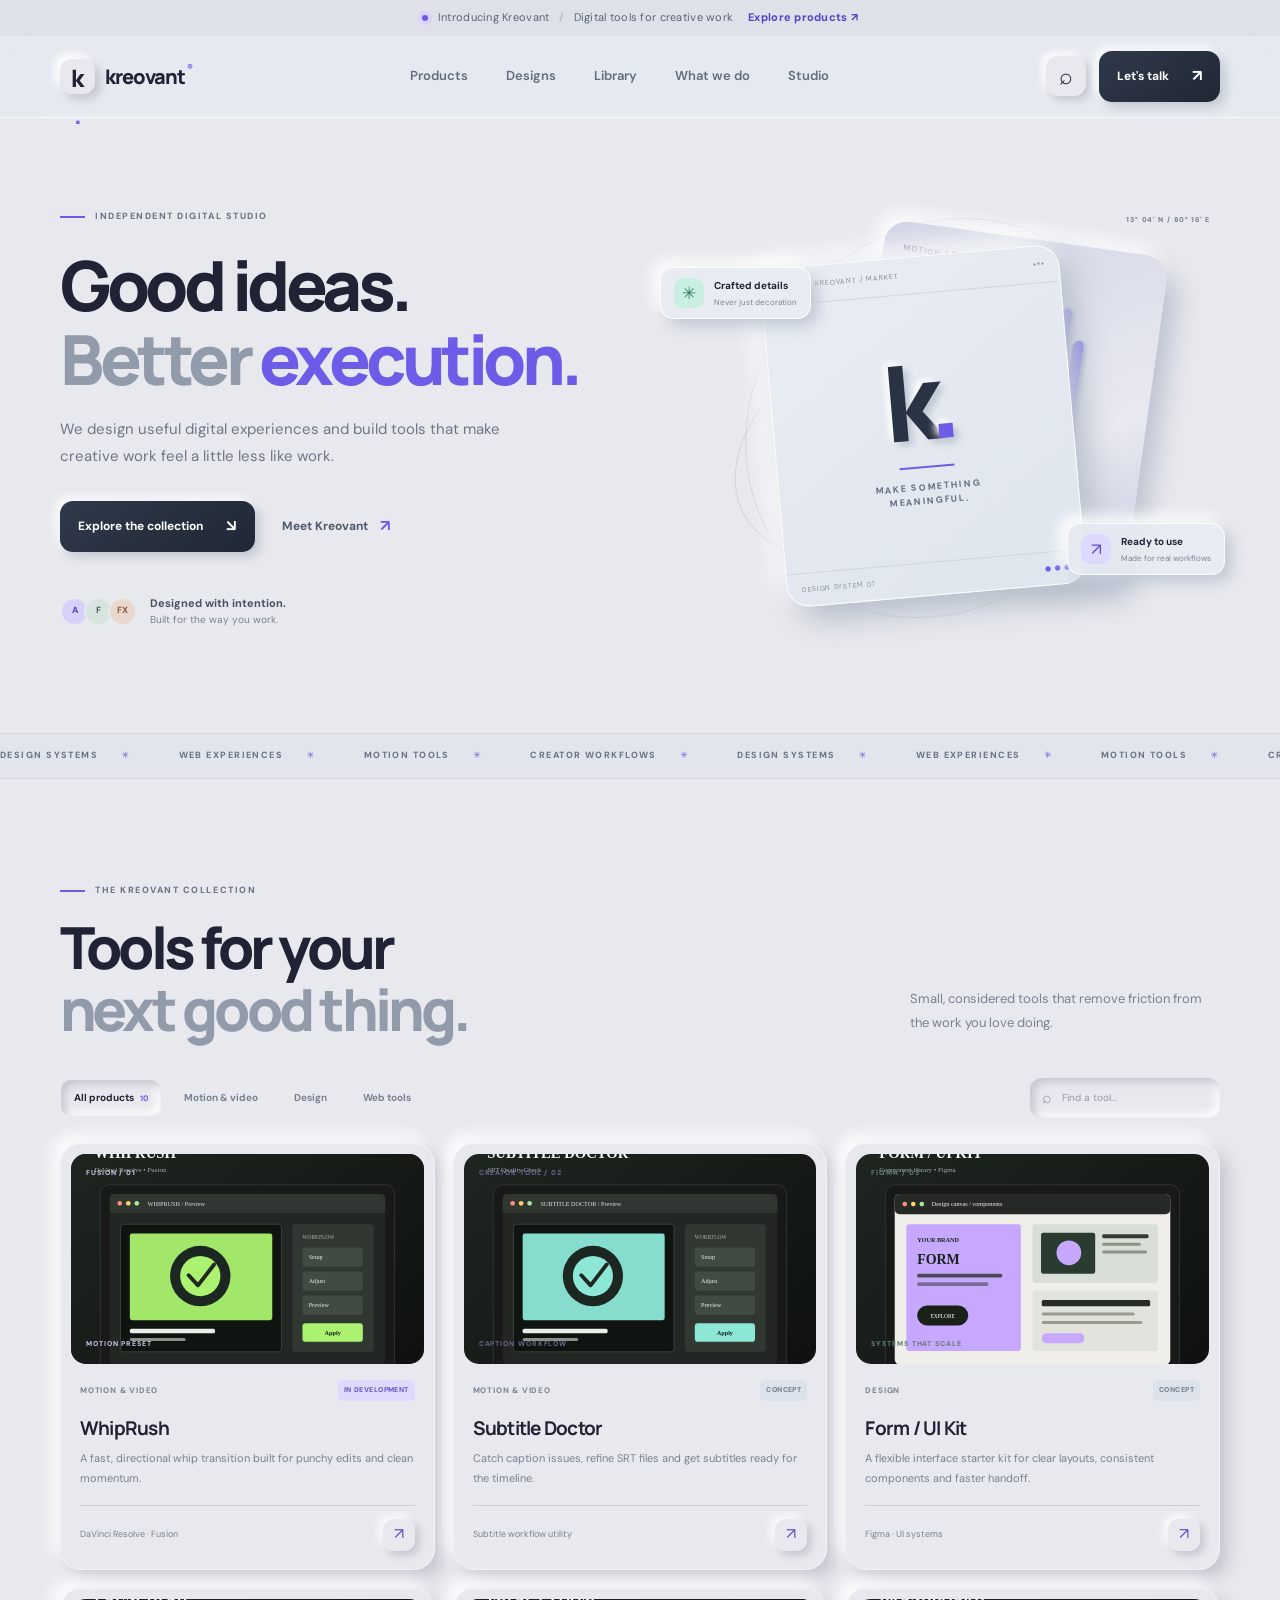
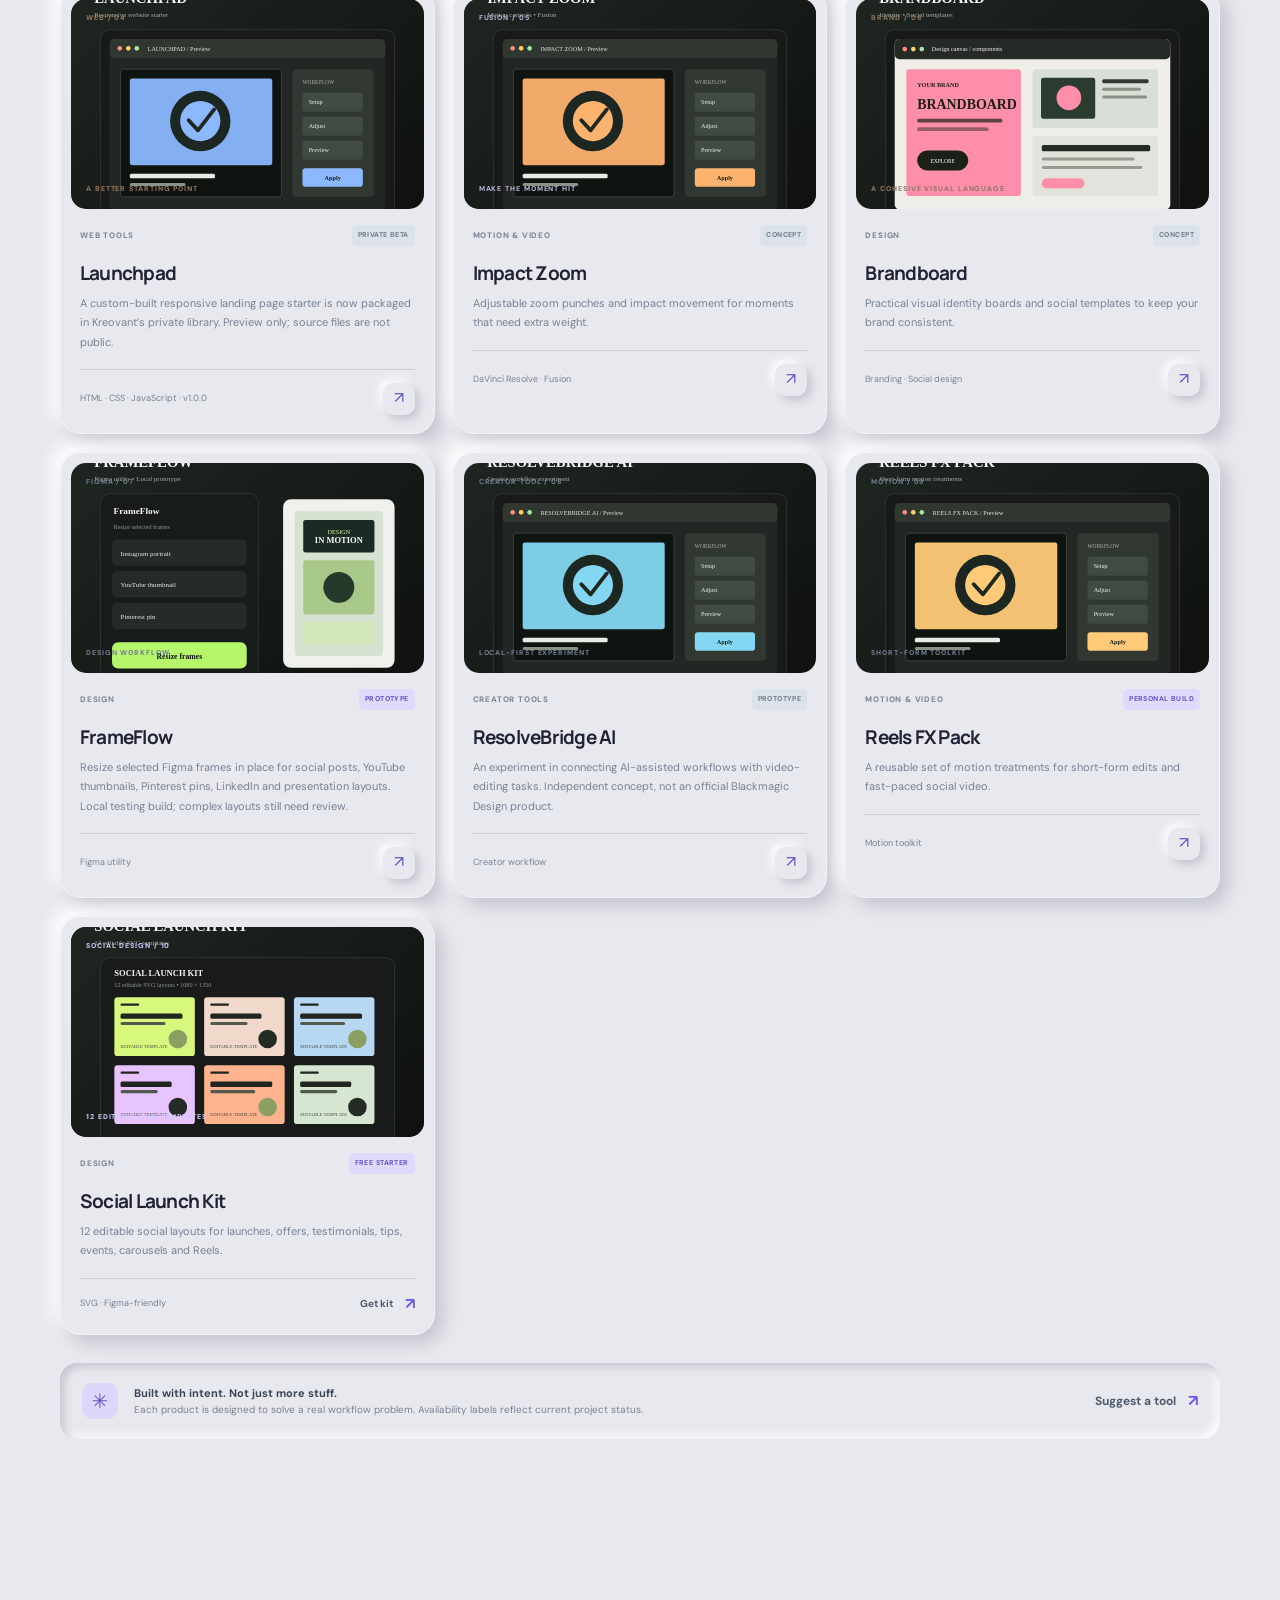
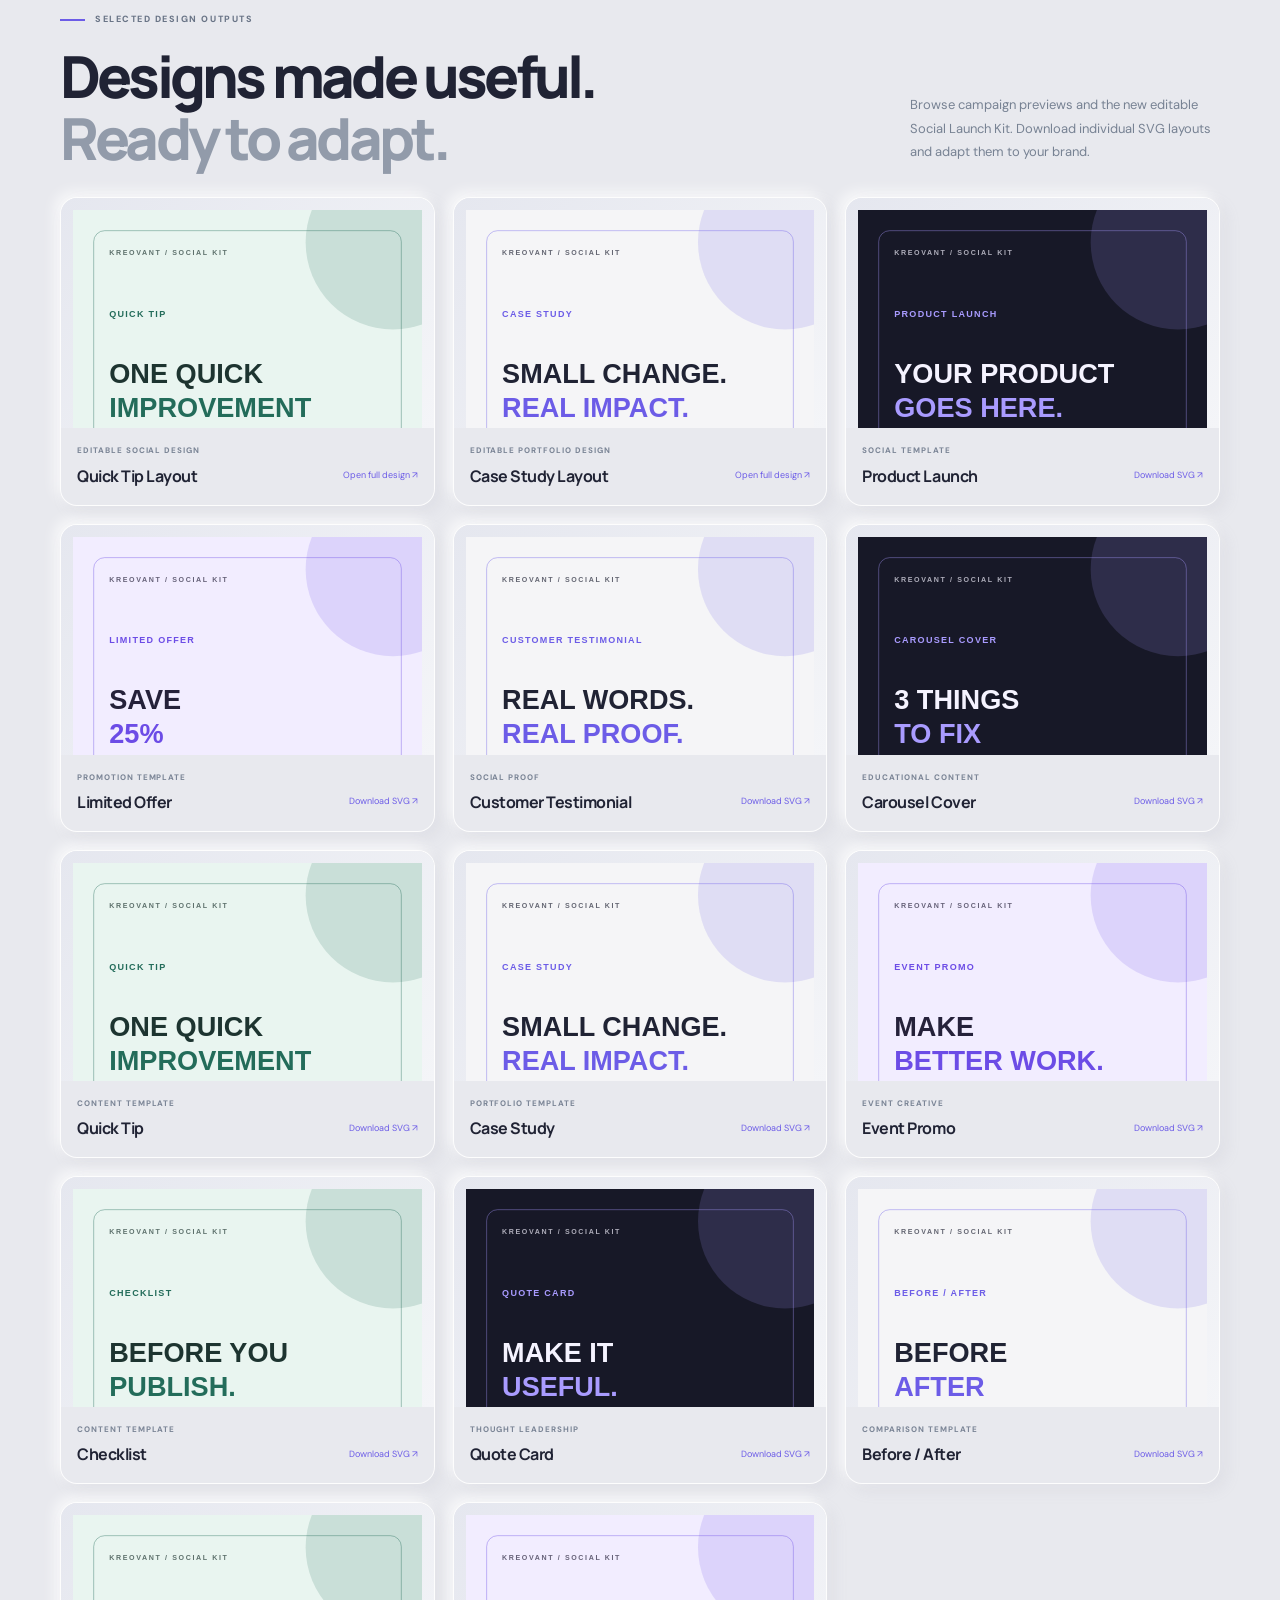
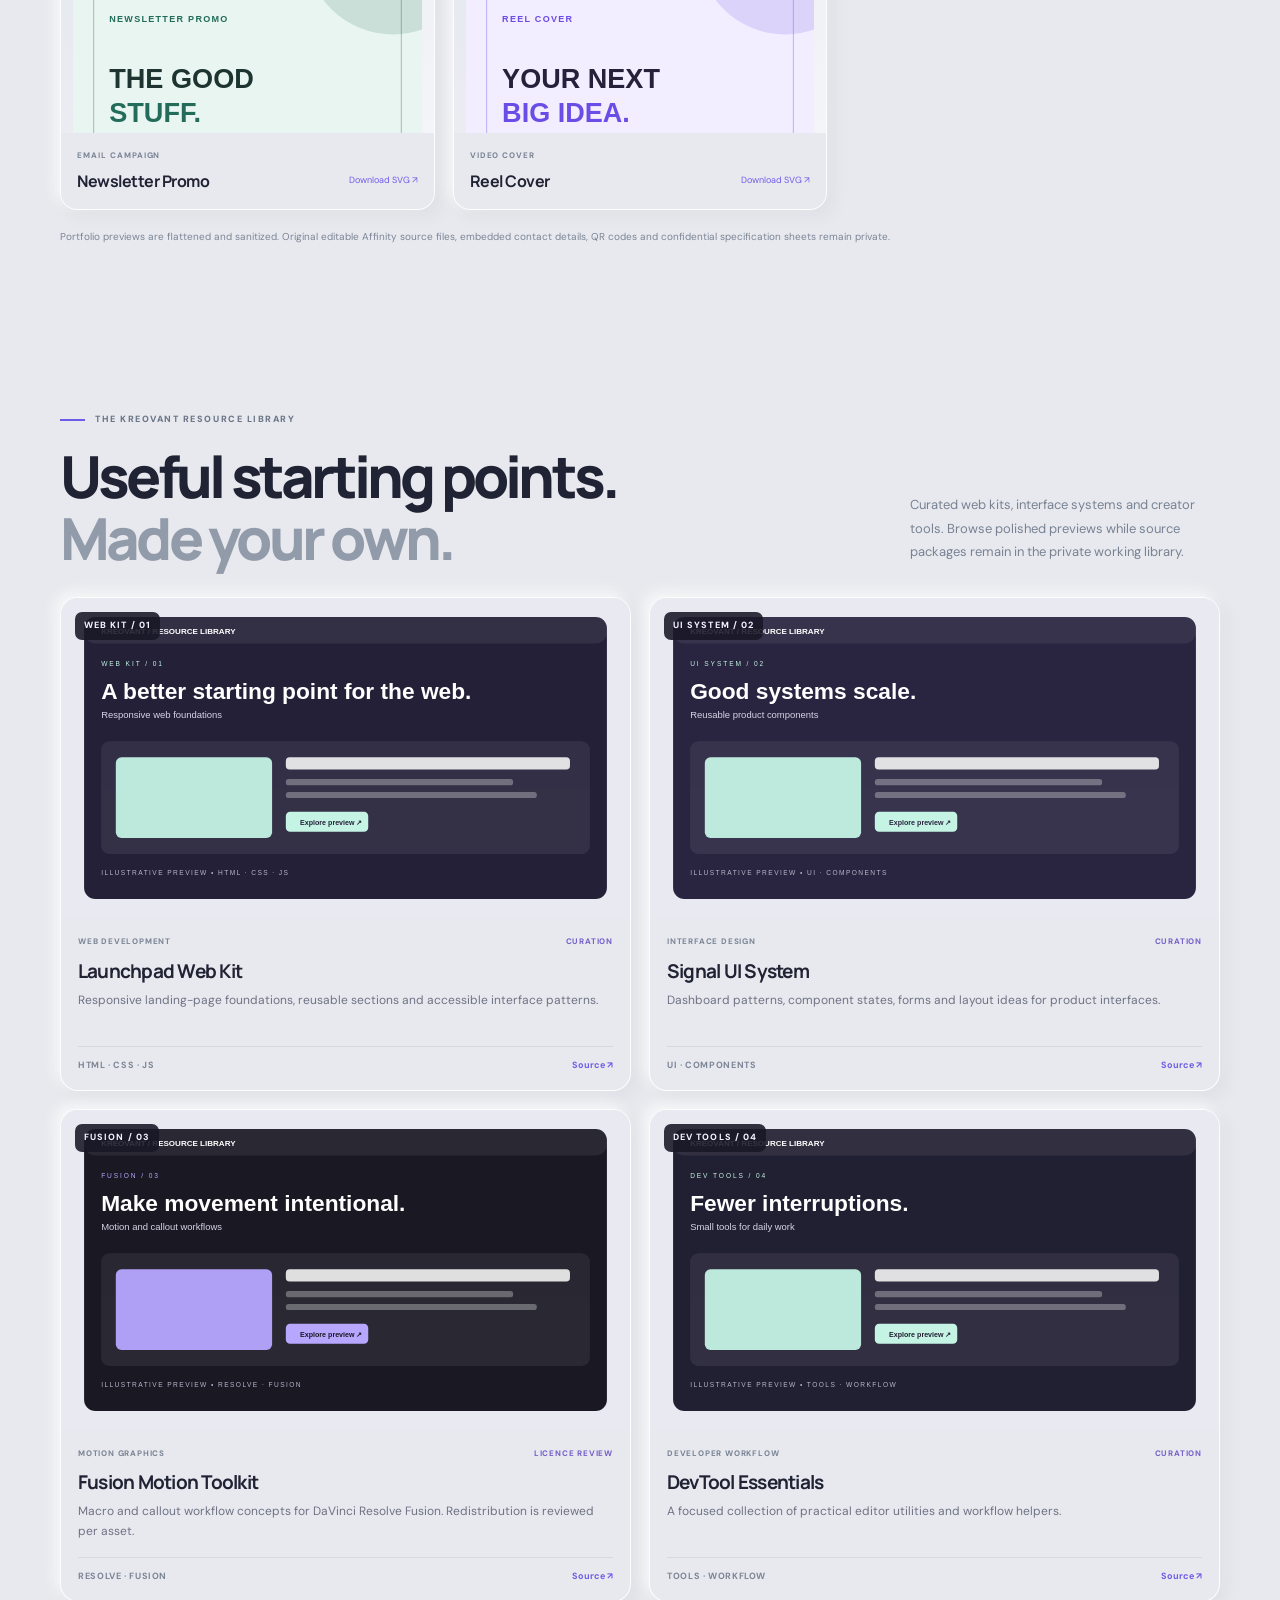
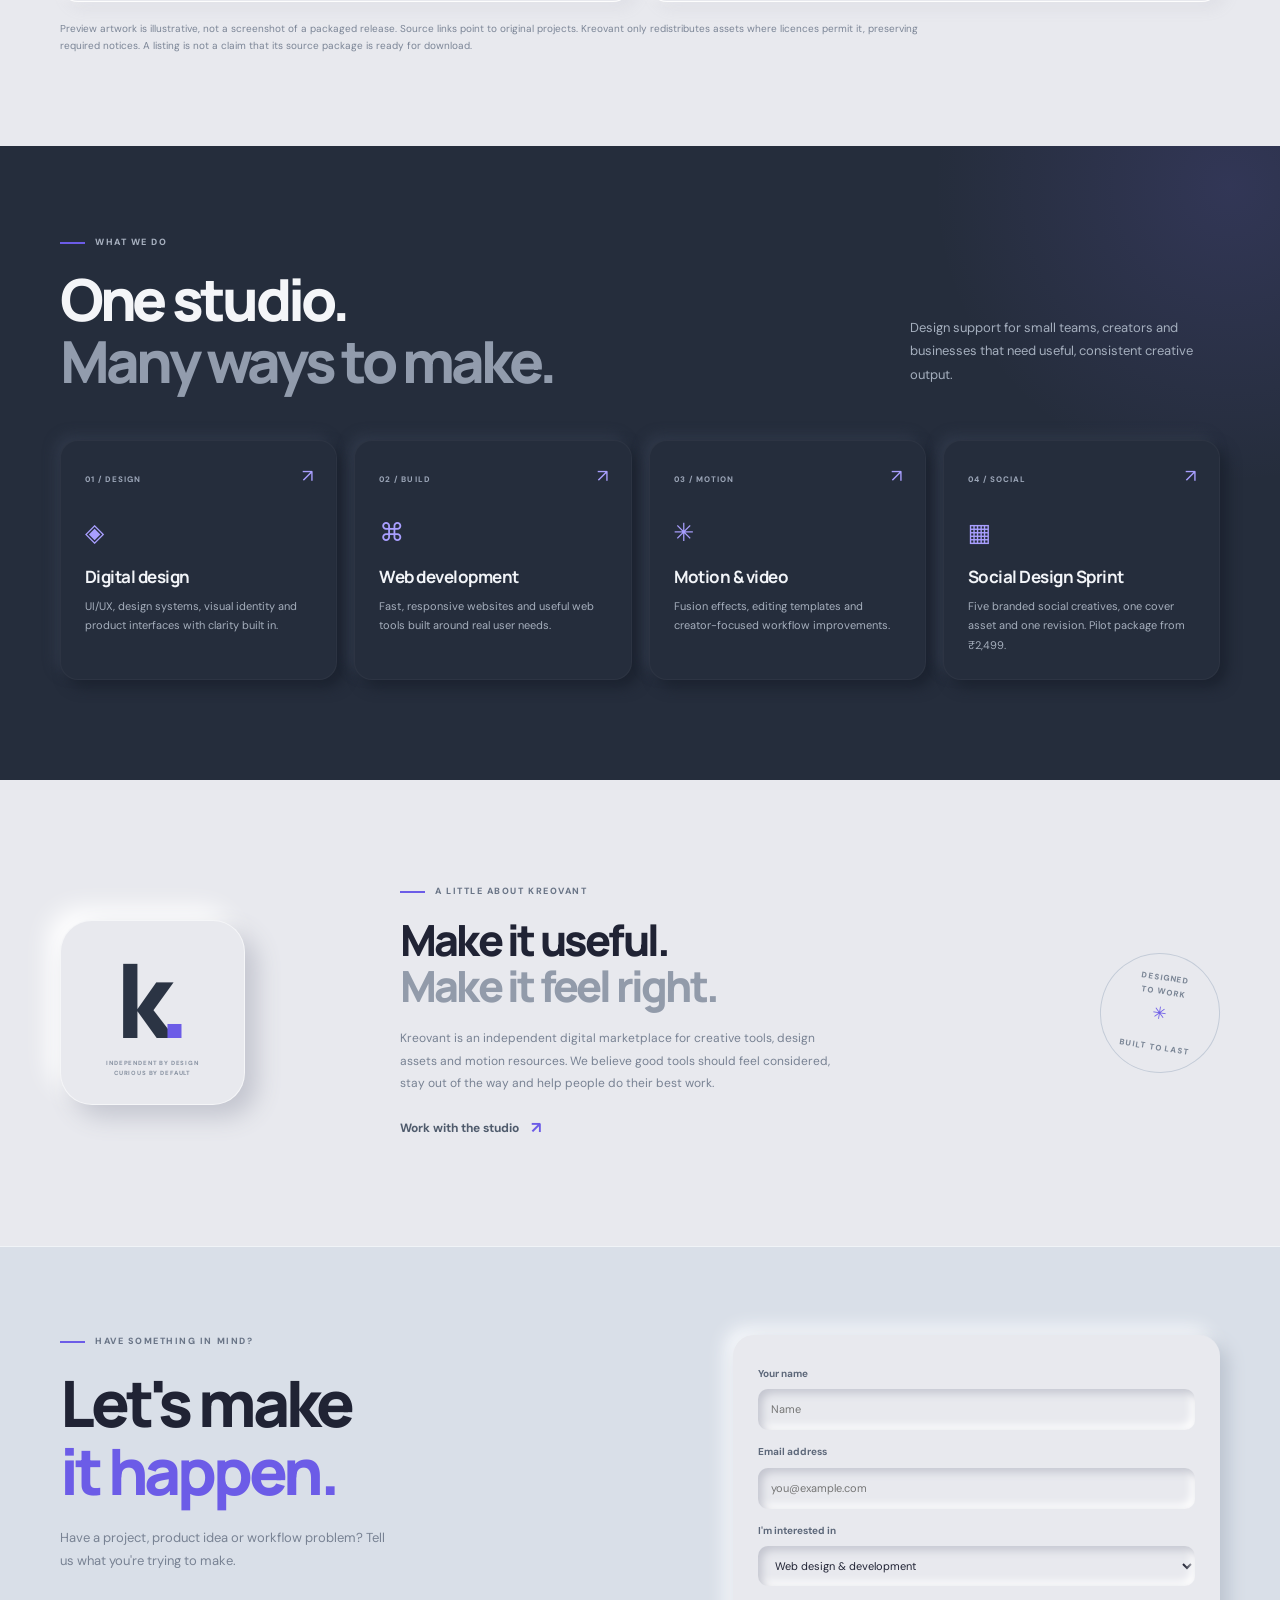
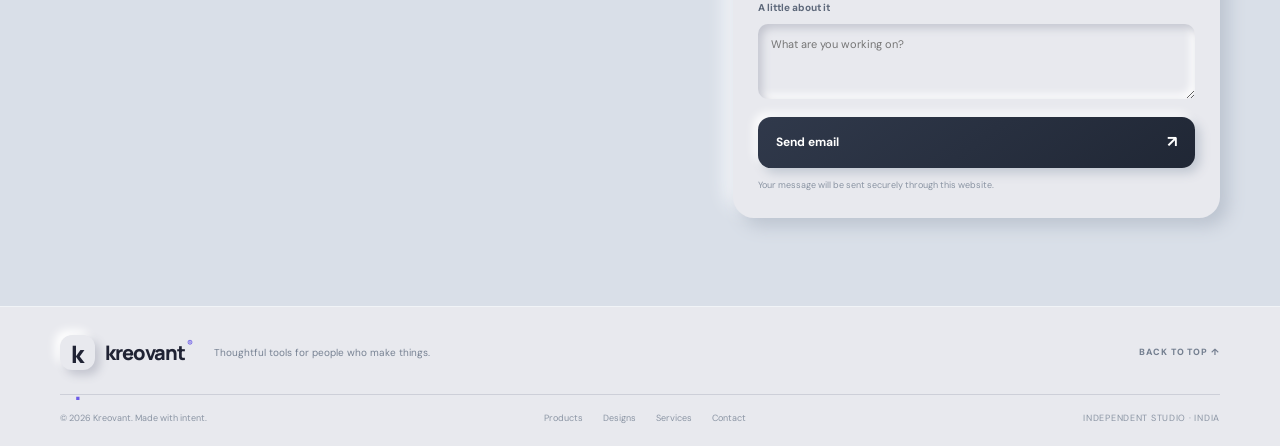
<file: index.html>
<!doctype html>
<!-- Kreovant production sync: 2026-10-12 -->
<html lang="en-IN">
<head>
<meta charset="utf-8"><meta name="viewport" content="width=device-width, initial-scale=1, viewport-fit=cover">
<title>Kreovant | Digital products for creative work</title>
<meta name="description" content="Digital products, editable design kits and motion resources for freelancers, creators and small teams.">
<meta name="theme-color" content="#e8e9ee">
<meta property="og:title" content="Kreovant | Digital products for creative work">
<meta property="og:description" content="Editable design kits, useful creative tools and resources for better workflows.">
<meta name="author" content="Kreovant">
<meta name="application-name" content="Kreovant">
<meta name="keywords" content="Kreovant, digital marketplace, UI design, Figma, web development, DaVinci Resolve, Fusion effects, motion design, digital products">
<meta name="robots" content="index,follow,max-image-preview:large">
<meta name="color-scheme" content="light">
<meta property="og:type" content="website">
<meta property="og:site_name" content="Kreovant">
<meta property="og:locale" content="en_IN">
<meta property="og:image" content="assets/brand/kreovant-social-card.svg">
<meta property="og:image:alt" content="Kreovant, digital tools and design assets">
<meta name="twitter:card" content="summary_large_image">
<meta name="twitter:title" content="Kreovant | Digital products for creative work">
<meta name="twitter:description" content="UI systems, web experiences and motion tools built for creative workflows.">
<meta name="twitter:image" content="assets/brand/kreovant-social-card.svg">
<link rel="icon" type="image/svg+xml" href="assets/brand/kreovant-mark.svg">
<link rel="apple-touch-icon" href="assets/brand/kreovant-mark.svg">
<link rel="preconnect" href="https://fonts.googleapis.com">
<link rel="preconnect" href="https://fonts.gstatic.com" crossorigin>
<link href="https://fonts.googleapis.com/css2?family=DM+Sans:wght@400;500;600;700&family=Manrope:wght@400;500;600;700;800&display=swap" rel="stylesheet">
<link rel="stylesheet" href="css/style.css">
<link rel="stylesheet" href="assets/brand/tokens.css">
</head>
<body id="top">
<a class="skip-link" href="#main-content">Skip to content</a>
<div class="announcement"><span class="announcement-dot"></span> Introducing Kreovant <span class="announcement-sep">/</span> Digital tools for creative work <a href="#products">Explore products <span aria-hidden="true">↗</span></a></div>
<header class="site-header">
  <a class="brand" href="#" aria-label="Kreovant home"><span class="brand-mark">k<span>.</span></span><span class="brand-name">kreovant<span>®</span></span></a>
  <nav class="desktop-nav" id="primaryNav" aria-label="Main navigation"><a href="#products">Products</a><a href="#design-work">Designs</a><a href="#library">Library</a><a href="#services">What we do</a><a href="#studio">Studio</a></nav>
  <div class="header-actions"><button class="icon-btn search-toggle" aria-label="Search products" id="searchToggle">⌕</button><a class="button button-dark header-cta" href="#contact">Let's talk <span>↗</span></a><button class="menu-toggle icon-btn" id="menuToggle" aria-label="Toggle navigation" aria-controls="primaryNav" aria-expanded="false">☰</button></div>
</header>
<main id="main-content" tabindex="-1">
<section class="hero wrap">
  <div class="hero-copy">
    <div class="eyebrow"><span class="eyebrow-line"></span> INDEPENDENT DIGITAL STUDIO</div>
    <h1>Good ideas.<br><span class="headline-muted">Better</span> <span class="headline-accent">execution.</span></h1>
    <p class="hero-description">We design useful digital experiences and build tools that make creative work feel a little less like work.</p>
    <div class="hero-actions"><a class="button button-dark" href="#products">Explore the collection <span>↘</span></a><a class="text-link" href="#studio">Meet Kreovant <span>↗</span></a></div>
    <div class="hero-proof"><div class="avatar-stack"><span>A</span><span>F</span><span>FX</span></div><p><strong>Designed with intention.</strong><br><span>Built for the way you work.</span></p></div>
  </div>
  <div class="hero-art" aria-label="Abstract Kreovant marketplace showcase">
    <div class="art-orbit orbit-one"></div><div class="art-orbit orbit-two"></div>
    <div class="art-card art-card-back"><span class="mini-label">MOTION / 001</span><div class="art-wave"><i></i><i></i><i></i><i></i><i></i><i></i><i></i><i></i><i></i></div><span class="art-card-foot">MOVE WITH PURPOSE <b>↗</b></span></div>
    <div class="art-card art-card-front"><div class="art-top"><span class="app-dot"></span><span class="app-dot"></span><span class="app-dot"></span><span class="art-window-label">KREOVANT / MARKET</span><span class="art-window-menu">•••</span></div><div class="art-center"><div class="kreovant-symbol">k<span>.</span></div><div class="art-center-line"></div><span>MAKE SOMETHING<br>MEANINGFUL.</span></div><div class="art-bottom"><span>DESIGN SYSTEM 01</span><span>● ● ●</span></div></div>
    <div class="floating-chip chip-one"><span class="chip-icon">✳</span><span><b>Crafted details</b><small>Never just decoration</small></span></div>
    <div class="floating-chip chip-two"><span class="chip-icon purple">↗</span><span><b>Ready to use</b><small>Made for real workflows</small></span></div>
    <span class="art-coordinate">13° 04' N / 80° 16' E</span>
  </div>
</section>
<section class="ticker" aria-label="Studio capabilities"><div class="ticker-track"><div class="ticker-group"><span>DESIGN SYSTEMS <b>✳</b></span><span>WEB EXPERIENCES <b>✳</b></span><span>MOTION TOOLS <b>✳</b></span><span>CREATOR WORKFLOWS <b>✳</b></span></div><div class="ticker-group" aria-hidden="true"><span>DESIGN SYSTEMS <b>✳</b></span><span>WEB EXPERIENCES <b>✳</b></span><span>MOTION TOOLS <b>✳</b></span><span>CREATOR WORKFLOWS <b>✳</b></span></div></div></section>
<section class="section wrap" id="products">
  <div class="section-heading"><div><div class="eyebrow"><span class="eyebrow-line"></span> THE KREOVANT COLLECTION</div><h2>Tools for your<br><span class="headline-muted">next good thing.</span></h2></div><p>Small, considered tools that remove friction from the work you love doing.</p></div>
  <div class="product-toolbar"><div class="filter-list" role="group" aria-label="Filter products"><button class="filter-pill active" data-filter="all">All products <span>10</span></button><button class="filter-pill" data-filter="motion">Motion & video</button><button class="filter-pill" data-filter="design">Design</button><button class="filter-pill" data-filter="web">Web tools</button></div><label class="product-search"><span>⌕</span><input id="productSearch" type="search" placeholder="Find a tool..." aria-label="Search products"></label></div>
  <div class="product-grid" id="productGrid">
    <article class="product-card" data-category="motion" data-search="whiprush fusion davinci resolve transition motion"><div class="product-visual visual-whip"><img class="product-artwork" src="assets/previews/whiprush-preview.svg" alt="Product interface preview" loading="lazy" decoding="async"><span class="visual-tag">FUSION / 01</span><span class="visual-foot">MOTION PRESET</span></div><div class="product-info"><div class="product-meta"><span class="product-category">MOTION & VIDEO</span><span class="status status-soon">IN DEVELOPMENT</span></div><h3>WhipRush</h3><p>A fast, directional whip transition built for punchy edits and clean momentum.</p><div class="product-bottom"><span class="product-type">DaVinci Resolve · Fusion</span><a href="#contact" class="round-arrow" aria-label="Ask about WhipRush">↗</a></div></div></article>
    <article class="product-card" data-category="motion" data-search="subtitle doctor captions subtitle quality control srt"><div class="product-visual visual-subtitle"><img class="product-artwork" src="assets/previews/subtitle-doctor-preview.svg" alt="" loading="lazy" decoding="async"><span class="visual-tag">CREATOR TOOL / 02</span><span class="visual-foot">CAPTION WORKFLOW</span></div><div class="product-info"><div class="product-meta"><span class="product-category">MOTION & VIDEO</span><span class="status status-concept">CONCEPT</span></div><h3>Subtitle Doctor</h3><p>Catch caption issues, refine SRT files and get subtitles ready for the timeline.</p><div class="product-bottom"><span class="product-type">Subtitle workflow utility</span><a href="#contact" class="round-arrow" aria-label="Ask about Subtitle Doctor">↗</a></div></div></article>
    <article class="product-card" data-category="design" data-search="form ui kit figma design system components"><div class="product-visual visual-form"><img class="product-artwork" src="assets/previews/form-ui-kit-preview.svg" alt="" loading="lazy" decoding="async"><span class="visual-tag">FIGMA / 03</span><span class="visual-foot">SYSTEMS THAT SCALE</span></div><div class="product-info"><div class="product-meta"><span class="product-category">DESIGN</span><span class="status status-concept">CONCEPT</span></div><h3>Form / UI Kit</h3><p>A flexible interface starter kit for clear layouts, consistent components and faster handoff.</p><div class="product-bottom"><span class="product-type">Figma · UI systems</span><a href="#contact" class="round-arrow" aria-label="Ask about Form UI Kit">↗</a></div></div></article>
    <article class="product-card" data-category="web" data-search="launchpad web starter responsive website landing page"><div class="product-visual visual-web"><img class="product-artwork" src="assets/previews/launchpad-preview.svg" alt="" loading="lazy" decoding="async"><span class="visual-tag">WEB / 04</span><span class="visual-foot">A BETTER STARTING POINT</span></div><div class="product-info"><div class="product-meta"><span class="product-category">WEB TOOLS</span><span class="status status-concept">PRIVATE BETA</span></div><h3>Launchpad</h3><p>A custom-built responsive landing page starter is now packaged in Kreovant’s private library. Preview only; source files are not public.</p><div class="product-bottom"><span class="product-type">HTML · CSS · JavaScript · v1.0.0</span><a href="#contact" class="round-arrow" aria-label="Ask about Launchpad">↗</a></div></div></article>
    <article class="product-card" data-category="motion" data-search="impact zoom resolve fusion zoom blur motion graphics"><div class="product-visual visual-impact"><img class="product-artwork" src="assets/previews/impact-zoom-preview.svg" alt="" loading="lazy" decoding="async"><span class="visual-tag">FUSION / 05</span><span class="visual-foot">MAKE THE MOMENT HIT</span></div><div class="product-info"><div class="product-meta"><span class="product-category">MOTION & VIDEO</span><span class="status status-concept">CONCEPT</span></div><h3>Impact Zoom</h3><p>Adjustable zoom punches and impact movement for moments that need extra weight.</p><div class="product-bottom"><span class="product-type">DaVinci Resolve · Fusion</span><a href="#contact" class="round-arrow" aria-label="Ask about Impact Zoom">↗</a></div></div></article>
    <article class="product-card" data-category="design" data-search="brandboard branding social media templates graphic design"><div class="product-visual visual-brand"><img class="product-artwork" src="assets/previews/brandboard-preview.svg" alt="" loading="lazy" decoding="async"><span class="visual-tag">BRAND / 06</span><span class="visual-foot">A COHESIVE VISUAL LANGUAGE</span></div><div class="product-info"><div class="product-meta"><span class="product-category">DESIGN</span><span class="status status-concept">CONCEPT</span></div><h3>Brandboard</h3><p>Practical visual identity boards and social templates to keep your brand consistent.</p><div class="product-bottom"><span class="product-type">Branding · Social design</span><a href="#contact" class="round-arrow" aria-label="Ask about Brandboard">↗</a></div></div></article>
    <article class="product-card" data-category="design" data-search="frameflow figma frame resizing design workflow"><div class="product-visual visual-frameflow"><img class="product-artwork" src="assets/previews/frameflow-preview.svg" alt="" loading="lazy" decoding="async"><span class="visual-tag">FIGMA / 07</span><span class="visual-foot">DESIGN WORKFLOW</span></div><div class="product-info"><div class="product-meta"><span class="product-category">DESIGN</span><span class="status status-soon">PROTOTYPE</span></div><h3>FrameFlow</h3><p>Resize selected Figma frames in place for social posts, YouTube thumbnails, Pinterest pins, LinkedIn and presentation layouts. Local testing build; complex layouts still need review.</p><div class="product-bottom"><span class="product-type">Figma utility</span><a href="#contact" class="round-arrow" aria-label="Ask about FrameFlow beta">↗</a></div></div></article>
    <article class="product-card" data-category="motion" data-search="resolvebridge ai local first davinci resolve creator workflow"><div class="product-visual visual-bridge"><img class="product-artwork" src="assets/previews/resolvebridge-ai-preview.svg" alt="" loading="lazy" decoding="async"><span class="visual-tag">CREATOR TOOL / 08</span><span class="visual-foot">LOCAL-FIRST EXPERIMENT</span></div><div class="product-info"><div class="product-meta"><span class="product-category">CREATOR TOOLS</span><span class="status status-concept">PROTOTYPE</span></div><h3>ResolveBridge AI</h3><p>An experiment in connecting AI-assisted workflows with video-editing tasks. Independent concept, not an official Blackmagic Design product.</p><div class="product-bottom"><span class="product-type">Creator workflow</span><a href="#contact" class="round-arrow" aria-label="Ask about ResolveBridge AI">↗</a></div></div></article>
    <article class="product-card" data-category="motion" data-search="reels fx pack short form motion treatments video effects"><div class="product-visual visual-reels"><img class="product-artwork" src="assets/previews/reels-fx-pack-preview.svg" alt="" loading="lazy" decoding="async"><span class="visual-tag">MOTION / 09</span><span class="visual-foot">SHORT-FORM TOOLKIT</span></div><div class="product-info"><div class="product-meta"><span class="product-category">MOTION & VIDEO</span><span class="status status-soon">PERSONAL BUILD</span></div><h3>Reels FX Pack</h3><p>A reusable set of motion treatments for short-form edits and fast-paced social video.</p><div class="product-bottom"><span class="product-type">Motion toolkit</span><a href="#contact" class="round-arrow" aria-label="Ask about Reels FX Pack">↗</a></div></div></article>
    <article class="product-card" data-category="design" data-search="social launch kit editable svg instagram social media templates marketing launch offer testimonial carousel reel"><div class="product-visual visual-socialkit"><img class="product-artwork" src="assets/previews/social-launch-kit-preview.svg" alt="" loading="lazy" decoding="async"><span class="visual-tag">SOCIAL DESIGN / 10</span><span class="visual-foot">12 EDITABLE SVG TEMPLATES</span></div><div class="product-info"><div class="product-meta"><span class="product-category">DESIGN</span><span class="status status-soon">FREE STARTER</span></div><h3>Social Launch Kit</h3><p>12 editable social layouts for launches, offers, testimonials, tips, events, carousels and Reels.</p><div class="product-bottom"><span class="product-type">SVG · Figma-friendly</span><a href="social-launch-kit.html" class="text-link">Get kit <span>↗</span></a></div></div></article>
  </div>
  <div class="empty-state" id="emptyState" hidden><span>⌕</span><h3>No matching tools</h3><p>Try another search or choose a different category.</p><button class="button button-soft" id="resetFilters">Reset filters</button></div>
  <div class="collection-note"><span class="note-icon">✳</span><p><strong>Built with intent. Not just more stuff.</strong><br>Each product is designed to solve a real workflow problem. Availability labels reflect current project status.</p><a href="#contact" class="text-link">Suggest a tool <span>↗</span></a></div>
</section>
<section class="section design-market wrap" id="design-work">
  <div class="section-heading"><div><div class="eyebrow"><span class="eyebrow-line"></span> SELECTED DESIGN OUTPUTS</div><h2>Designs made useful.<br><span class="headline-muted">Ready to adapt.</span></h2></div><p>Browse campaign previews and the new editable Social Launch Kit. Download individual SVG layouts and adapt them to your brand.</p></div>
  <div class="design-grid">
    <a class="design-card" href="assets/kits/social-launch-kit/05-quick-tip.svg" target="_blank" rel="noopener"><div class="design-image"><img src="assets/kits/social-launch-kit/05-quick-tip.svg" alt="Quick Tip social design from the editable Social Launch Kit" loading="lazy"></div><div class="design-meta"><span>EDITABLE SOCIAL DESIGN</span><b>Quick Tip Layout</b><small>Open full design ↗</small></div></a>
    <a class="design-card" href="assets/kits/social-launch-kit/06-case-study.svg" target="_blank" rel="noopener"><div class="design-image"><img src="assets/kits/social-launch-kit/06-case-study.svg" alt="Case Study portfolio design from the editable Social Launch Kit" loading="lazy"></div><div class="design-meta"><span>EDITABLE PORTFOLIO DESIGN</span><b>Case Study Layout</b><small>Open full design ↗</small></div></a>
    <a class="design-card" href="assets/kits/social-launch-kit/01-product-launch.svg" download><div class="design-image"><img src="assets/kits/social-launch-kit/01-product-launch.svg" alt="Editable Product Launch SVG template" loading="lazy"></div><div class="design-meta"><span>SOCIAL TEMPLATE</span><b>Product Launch</b><small>Download SVG ↗</small></div></a>
    <a class="design-card" href="assets/kits/social-launch-kit/02-limited-offer.svg" download><div class="design-image"><img src="assets/kits/social-launch-kit/02-limited-offer.svg" alt="Editable Limited Offer SVG template" loading="lazy"></div><div class="design-meta"><span>PROMOTION TEMPLATE</span><b>Limited Offer</b><small>Download SVG ↗</small></div></a>
    <a class="design-card" href="assets/kits/social-launch-kit/03-customer-love.svg" download><div class="design-image"><img src="assets/kits/social-launch-kit/03-customer-love.svg" alt="Editable Customer Testimonial SVG template" loading="lazy"></div><div class="design-meta"><span>SOCIAL PROOF</span><b>Customer Testimonial</b><small>Download SVG ↗</small></div></a>
    <a class="design-card" href="assets/kits/social-launch-kit/04-carousel-cover.svg" download><div class="design-image"><img src="assets/kits/social-launch-kit/04-carousel-cover.svg" alt="Editable Carousel Cover SVG template" loading="lazy"></div><div class="design-meta"><span>EDUCATIONAL CONTENT</span><b>Carousel Cover</b><small>Download SVG ↗</small></div></a>
    <a class="design-card" href="assets/kits/social-launch-kit/05-quick-tip.svg" download><div class="design-image"><img src="assets/kits/social-launch-kit/05-quick-tip.svg" alt="Editable Quick Tip SVG template" loading="lazy"></div><div class="design-meta"><span>CONTENT TEMPLATE</span><b>Quick Tip</b><small>Download SVG ↗</small></div></a>
    <a class="design-card" href="assets/kits/social-launch-kit/06-case-study.svg" download><div class="design-image"><img src="assets/kits/social-launch-kit/06-case-study.svg" alt="Editable Case Study SVG template" loading="lazy"></div><div class="design-meta"><span>PORTFOLIO TEMPLATE</span><b>Case Study</b><small>Download SVG ↗</small></div></a>
    <a class="design-card" href="assets/kits/social-launch-kit/07-event-promo.svg" download><div class="design-image"><img src="assets/kits/social-launch-kit/07-event-promo.svg" alt="Editable Event Promo SVG template" loading="lazy"></div><div class="design-meta"><span>EVENT CREATIVE</span><b>Event Promo</b><small>Download SVG ↗</small></div></a>
    <a class="design-card" href="assets/kits/social-launch-kit/08-checklist.svg" download><div class="design-image"><img src="assets/kits/social-launch-kit/08-checklist.svg" alt="Editable Checklist SVG template" loading="lazy"></div><div class="design-meta"><span>CONTENT TEMPLATE</span><b>Checklist</b><small>Download SVG ↗</small></div></a>
    <a class="design-card" href="assets/kits/social-launch-kit/09-quote-card.svg" download><div class="design-image"><img src="assets/kits/social-launch-kit/09-quote-card.svg" alt="Editable Quote Card SVG template" loading="lazy"></div><div class="design-meta"><span>THOUGHT LEADERSHIP</span><b>Quote Card</b><small>Download SVG ↗</small></div></a>
    <a class="design-card" href="assets/kits/social-launch-kit/10-before-after.svg" download><div class="design-image"><img src="assets/kits/social-launch-kit/10-before-after.svg" alt="Editable Before / After SVG template" loading="lazy"></div><div class="design-meta"><span>COMPARISON TEMPLATE</span><b>Before / After</b><small>Download SVG ↗</small></div></a>
    <a class="design-card" href="assets/kits/social-launch-kit/11-newsletter.svg" download><div class="design-image"><img src="assets/kits/social-launch-kit/11-newsletter.svg" alt="Editable Newsletter Promo SVG template" loading="lazy"></div><div class="design-meta"><span>EMAIL CAMPAIGN</span><b>Newsletter Promo</b><small>Download SVG ↗</small></div></a>
    <a class="design-card" href="assets/kits/social-launch-kit/12-reel-cover.svg" download><div class="design-image"><img src="assets/kits/social-launch-kit/12-reel-cover.svg" alt="Editable Reel Cover SVG template" loading="lazy"></div><div class="design-meta"><span>VIDEO COVER</span><b>Reel Cover</b><small>Download SVG ↗</small></div></a>
  </div>
  <p class="privacy-note">Portfolio previews are flattened and sanitized. Original editable Affinity source files, embedded contact details, QR codes and confidential specification sheets remain private.</p>
</section>
<section class="section resource-market wrap" id="library"><div class="section-heading"><div><div class="eyebrow"><span class="eyebrow-line"></span> THE KREOVANT RESOURCE LIBRARY</div><h2>Useful starting points.<br><span class="headline-muted">Made your own.</span></h2></div><p>Curated web kits, interface systems and creator tools. Browse polished previews while source packages remain in the private working library.</p></div><div class="resource-grid"><article class="resource-card"><a class="resource-preview" href="assets/library-previews/launchpad-web-kit.svg" target="_blank" rel="noopener" aria-label="Open Launchpad Web Kit preview"><img src="assets/library-previews/launchpad-web-kit.svg" alt="Kreovant Launchpad Web Kit illustrative preview" loading="lazy"><span class="resource-kind">WEB KIT / 01</span></a><div class="resource-info"><div class="resource-meta"><span>WEB DEVELOPMENT</span><span class="resource-state">CURATION</span></div><h3>Launchpad Web Kit</h3><p>Responsive landing-page foundations, reusable sections and accessible interface patterns.</p><div class="resource-foot"><span>HTML · CSS · JS</span><a href="https://github.com/Novpix/free-html-templates" target="_blank" rel="noopener">Source ↗</a></div></div></article><article class="resource-card"><a class="resource-preview" href="assets/library-previews/signal-ui-system.svg" target="_blank" rel="noopener" aria-label="Open Signal UI System preview"><img src="assets/library-previews/signal-ui-system.svg" alt="Kreovant Signal UI System illustrative preview" loading="lazy"><span class="resource-kind">UI SYSTEM / 02</span></a><div class="resource-info"><div class="resource-meta"><span>INTERFACE DESIGN</span><span class="resource-state">CURATION</span></div><h3>Signal UI System</h3><p>Dashboard patterns, component states, forms and layout ideas for product interfaces.</p><div class="resource-foot"><span>UI · COMPONENTS</span><a href="https://github.com/TailAdmin/free-react-tailwind-admin-dashboard" target="_blank" rel="noopener">Source ↗</a></div></div></article><article class="resource-card"><a class="resource-preview" href="assets/library-previews/fusion-motion-toolkit.svg" target="_blank" rel="noopener" aria-label="Open Fusion Motion Toolkit preview"><img src="assets/library-previews/fusion-motion-toolkit.svg" alt="Kreovant Fusion Motion Toolkit illustrative preview" loading="lazy"><span class="resource-kind">FUSION / 03</span></a><div class="resource-info"><div class="resource-meta"><span>MOTION GRAPHICS</span><span class="resource-state">LICENCE REVIEW</span></div><h3>Fusion Motion Toolkit</h3><p>Macro and callout workflow concepts for DaVinci Resolve Fusion. Redistribution is reviewed per asset.</p><div class="resource-foot"><span>RESOLVE · FUSION</span><a href="https://github.com/jbrinkman/davinci-resolve-macros" target="_blank" rel="noopener">Source ↗</a></div></div></article><article class="resource-card"><a class="resource-preview" href="assets/library-previews/devtool-essentials.svg" target="_blank" rel="noopener" aria-label="Open DevTool Essentials preview"><img src="assets/library-previews/devtool-essentials.svg" alt="Kreovant DevTool Essentials illustrative preview" loading="lazy"><span class="resource-kind">DEV TOOLS / 04</span></a><div class="resource-info"><div class="resource-meta"><span>DEVELOPER WORKFLOW</span><span class="resource-state">CURATION</span></div><h3>DevTool Essentials</h3><p>A focused collection of practical editor utilities and workflow helpers.</p><div class="resource-foot"><span>TOOLS · WORKFLOW</span><a href="https://github.com/fuzionix/devtool-plus" target="_blank" rel="noopener">Source ↗</a></div></div></article></div><p class="resource-disclaimer">Preview artwork is illustrative, not a screenshot of a packaged release. Source links point to original projects. Kreovant only redistributes assets where licences permit it, preserving required notices. A listing is not a claim that its source package is ready for download.</p></section>
<section class="services-band" id="services"><div class="wrap services-inner"><div class="section-heading light-heading"><div><div class="eyebrow"><span class="eyebrow-line"></span> WHAT WE DO</div><h2>One studio.<br><span>Many ways to make.</span></h2></div><p>Design support for small teams, creators and businesses that need useful, consistent creative output.</p></div><div class="service-grid"><article class="service-card"><span class="service-number">01 / DESIGN</span><div class="service-icon">◈</div><h3>Digital design</h3><p>UI/UX, design systems, visual identity and product interfaces with clarity built in.</p><span class="service-arrow">↗</span></article><article class="service-card"><span class="service-number">02 / BUILD</span><div class="service-icon">⌘</div><h3>Web development</h3><p>Fast, responsive websites and useful web tools built around real user needs.</p><span class="service-arrow">↗</span></article><article class="service-card"><span class="service-number">03 / MOTION</span><div class="service-icon">✳</div><h3>Motion & video</h3><p>Fusion effects, editing templates and creator-focused workflow improvements.</p><span class="service-arrow">↗</span></article><article class="service-card"><span class="service-number">04 / SOCIAL</span><div class="service-icon">▦</div><h3>Social Design Sprint</h3><p>Five branded social creatives, one cover asset and one revision. Pilot package from ₹2,499.</p><a class="service-arrow" href="#contact" aria-label="Enquire about Social Design Sprint">↗</a></article></div></div></section>
<section class="studio-section wrap" id="studio"><div class="studio-mark"><span>k<span>.</span></span><div class="studio-mark-caption">INDEPENDENT BY DESIGN<br>CURIOUS BY DEFAULT</div></div><div class="studio-copy"><div class="eyebrow"><span class="eyebrow-line"></span> A LITTLE ABOUT KREOVANT</div><h2>Make it useful.<br><span class="headline-muted">Make it feel right.</span></h2><p>Kreovant is an independent digital marketplace for creative tools, design assets and motion resources. We believe good tools should feel considered, stay out of the way and help people do their best work.</p><a class="text-link" href="#contact">Work with the studio <span>↗</span></a></div><div class="studio-stamp">DESIGNED<br>TO WORK <span>✳</span><br>BUILT TO LAST</div></section>
<section class="contact-section" id="contact"><div class="wrap contact-inner"><div><div class="eyebrow"><span class="eyebrow-line"></span> HAVE SOMETHING IN MIND?</div><h2>Let's make<br><span>it happen.</span></h2><p>Have a project, product idea or workflow problem? Tell us what you're trying to make.</p></div><form class="contact-form" id="contactForm">
<input type="hidden" name="website" tabindex="-1" autocomplete="off" aria-hidden="true"><label for="contactName">Your name</label><input id="contactName" name="name" required placeholder="Name"><label for="contactEmail">Email address</label><input id="contactEmail" name="email" type="email" required placeholder="you@example.com"><label for="contactType">I'm interested in</label><select id="contactType" name="interest"><option>Web design & development</option><option>Figma / UI design</option><option>DaVinci Resolve effects</option><option>Digital products</option><option>Social Design Sprint (₹2,499 pilot)</option><option>Something else</option></select><label for="contactMessage">A little about it</label><textarea id="contactMessage" name="message" rows="3" placeholder="What are you working on?"></textarea><button class="button button-dark form-submit" type="submit">Send email <span>↗</span></button><p class="form-note" id="formNote" role="status" aria-live="polite">Your message will be sent securely through this website.</p></form></div></section>
</main>
<footer class="site-footer"><div class="wrap footer-top"><a class="brand" href="#"><span class="brand-mark">k<span>.</span></span><span class="brand-name">kreovant<span>®</span></span></a><p>Thoughtful tools for people who make things.</p><a href="#top" class="back-top">BACK TO TOP ↑</a></div><div class="wrap footer-bottom"><span>© <span id="year"></span> Kreovant. Made with intent.</span><div><a href="#products">Products</a><a href="#design-work">Designs</a><a href="#services">Services</a><a href="#contact">Contact</a></div><span class="footer-location">INDEPENDENT STUDIO · INDIA</span></div></footer>
<div class="search-overlay" id="searchOverlay" role="dialog" aria-modal="true" aria-labelledby="overlaySearchTitle" hidden><div class="search-panel"><button id="closeSearch" class="icon-btn close-search" aria-label="Close search">×</button><label id="overlaySearchTitle" for="overlaySearch">Find something good</label><input id="overlaySearch" type="search" placeholder="Try “Fusion”, “Figma” or “web”"><p>Search the collection to find your next tool.</p><div id="searchResults" aria-live="polite" aria-atomic="true"></div></div></div>
<script src="js/main.js"></script>
</body></html>
</file>
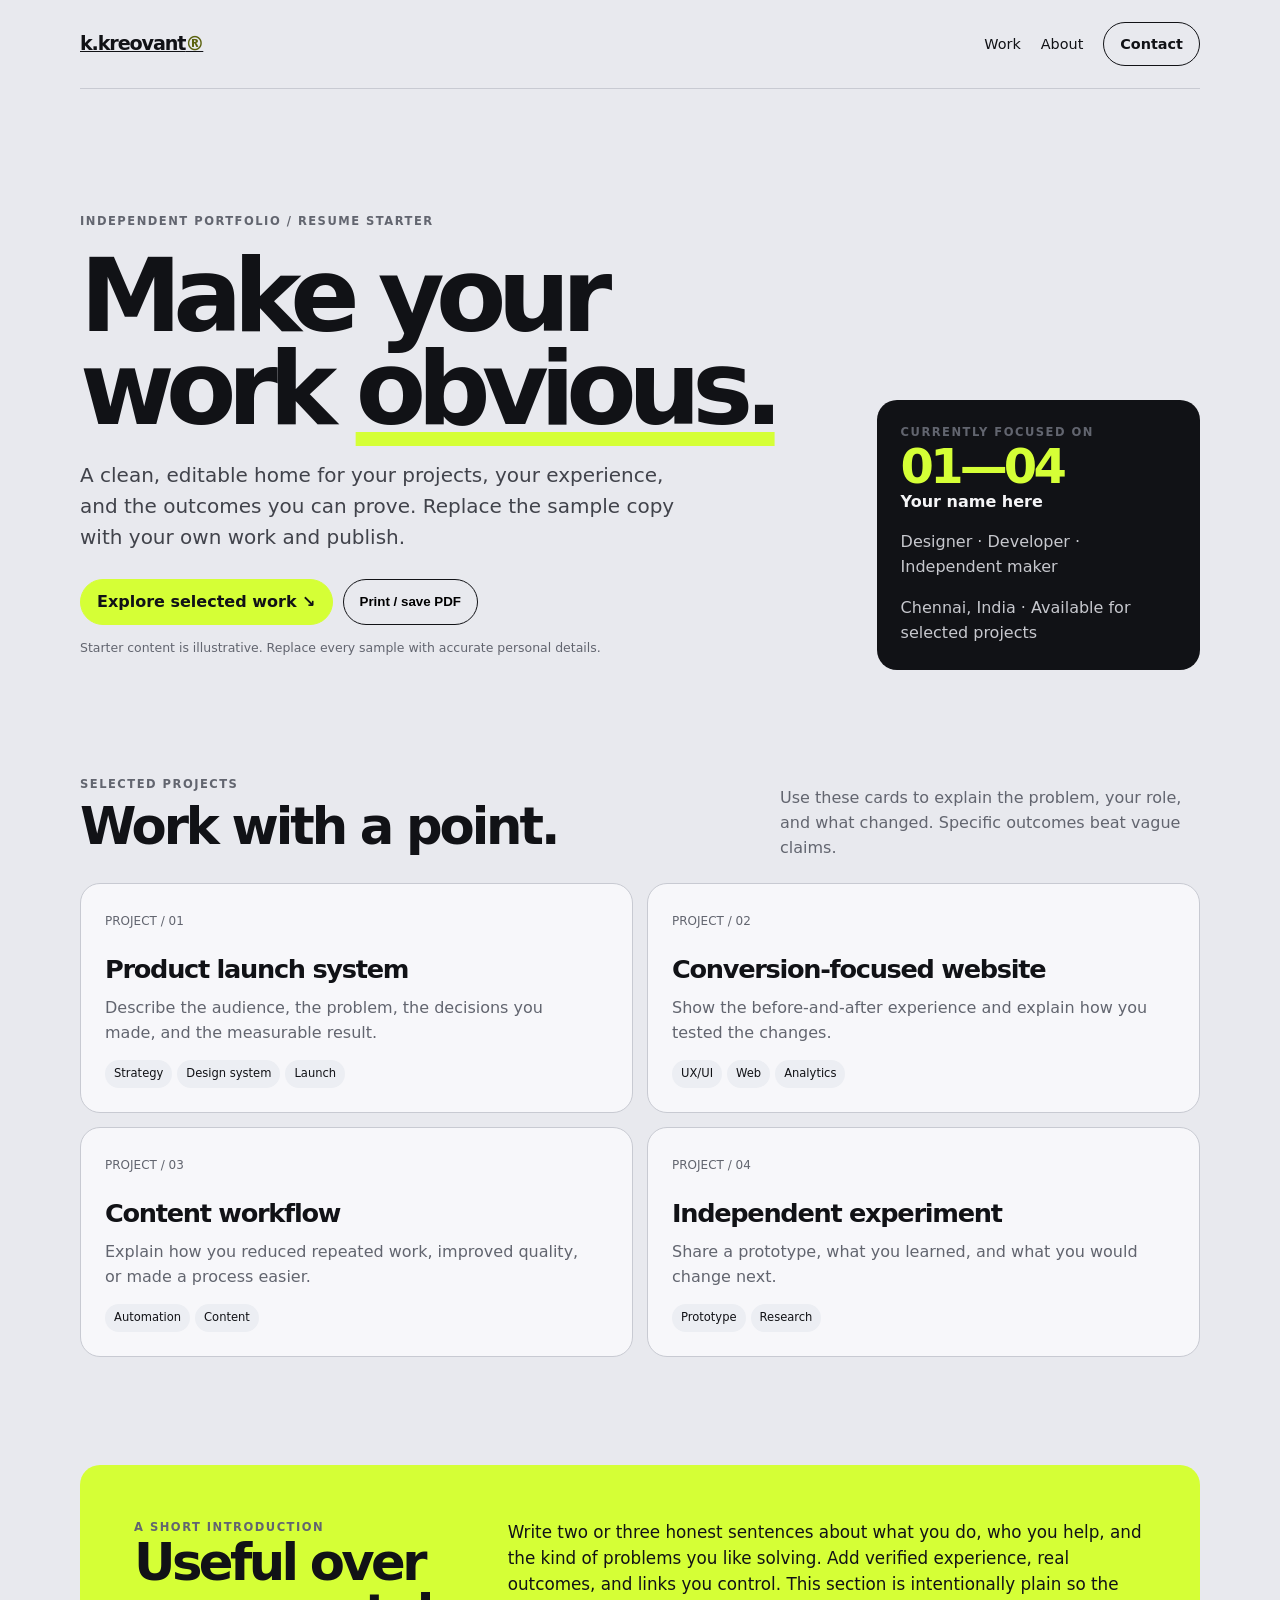
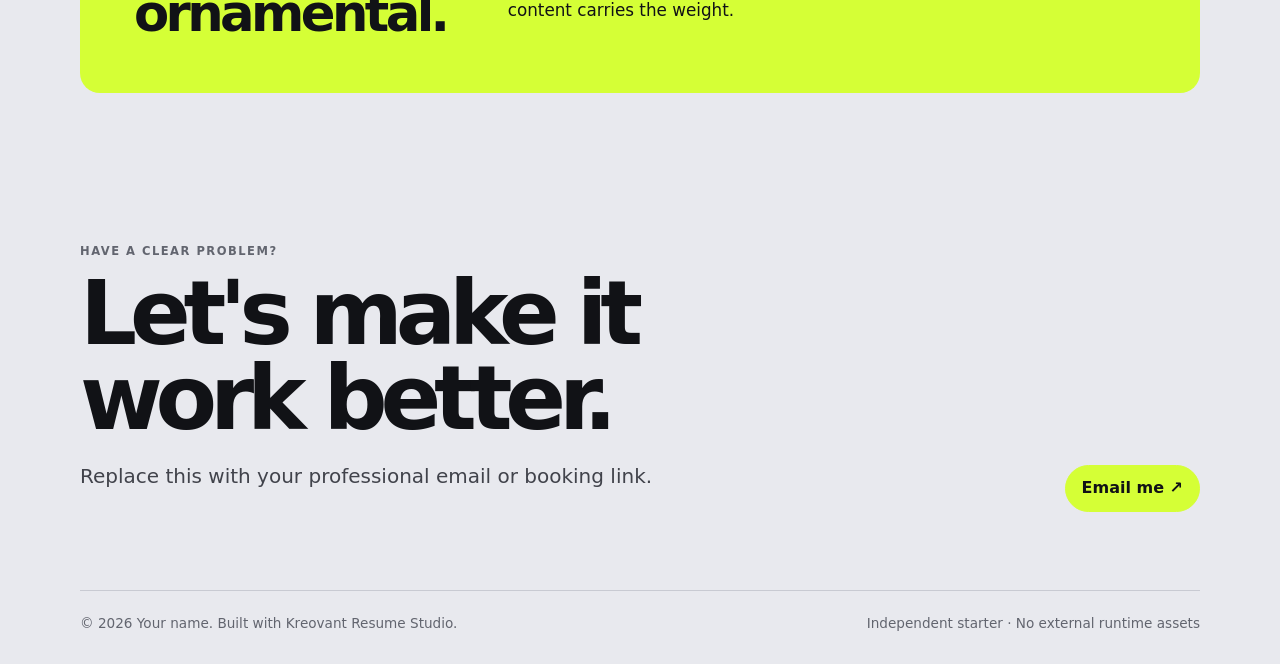
<file: products/kreovant-resume-studio/index.html>
<!doctype html>
<html lang="en">
<head>
<meta charset="utf-8">
<meta name="viewport" content="width=device-width,initial-scale=1">
<meta name="description" content="A clean, responsive portfolio and resume starter by Kreovant.">
<title>Resume Studio | Kreovant</title>
<style>
:root{--paper:#e8e9ee;--ink:#111216;--muted:#62656f;--lime:#d5ff36;--line:#c8cad2;--card:#f7f7fa;--radius:20px;font-family:Inter,ui-sans-serif,system-ui,-apple-system,BlinkMacSystemFont,"Segoe UI",sans-serif}
*{box-sizing:border-box}html{scroll-behavior:smooth}body{margin:0;background:var(--paper);color:var(--ink);line-height:1.55}a{color:inherit}button,a{touch-action:manipulation}.wrap{width:min(1120px,calc(100% - 36px));margin:auto}.top{padding:22px 0;display:flex;align-items:center;justify-content:space-between;border-bottom:1px solid var(--line)}.brand{font-weight:850;letter-spacing:-.06em;font-size:1.2rem}.brand span{color:#5b620e}.nav{display:flex;gap:20px;align-items:center;font-size:.9rem}.nav a{text-decoration:none}.pill{display:inline-flex;align-items:center;justify-content:center;border:1px solid var(--ink);border-radius:999px;padding:10px 16px;text-decoration:none;font-weight:650;background:transparent;cursor:pointer}.pill.primary{background:var(--lime);border-color:var(--lime)}.hero{padding:clamp(64px,10vw,124px) 0 70px;display:grid;grid-template-columns:1.4fr .6fr;gap:42px;align-items:end}.eyebrow{text-transform:uppercase;letter-spacing:.13em;font-size:.72rem;font-weight:800;color:var(--muted)}h1{font-size:clamp(3.1rem,8vw,7.4rem);line-height:.91;letter-spacing:-.085em;margin:18px 0 24px;max-width:820px}h1 em{font-style:normal;text-decoration:underline;text-decoration-color:var(--lime);text-decoration-thickness:.14em;text-underline-offset:.08em}.lead{font-size:clamp(1.05rem,2vw,1.25rem);color:#41434b;max-width:610px}.actions{display:flex;gap:10px;flex-wrap:wrap;margin-top:26px}.profile{background:var(--ink);color:#f5f5f7;border-radius:var(--radius);padding:24px;min-height:260px;display:flex;flex-direction:column;justify-content:space-between}.profile .mark{font-size:3rem;line-height:1;font-weight:850;color:var(--lime);letter-spacing:-.08em}.profile p{color:#c7c8ce;margin-bottom:0}.section{padding:36px 0 72px}.section-head{display:flex;justify-content:space-between;gap:20px;align-items:end;margin-bottom:22px}.section h2{font-size:clamp(1.8rem,4vw,3.3rem);letter-spacing:-.06em;line-height:1;margin:8px 0}.section-head p{max-width:420px;color:var(--muted);margin:0}.grid{display:grid;grid-template-columns:repeat(2,minmax(0,1fr));gap:14px}.project{background:var(--card);border:1px solid var(--line);border-radius:var(--radius);padding:24px;min-height:230px;display:flex;flex-direction:column;justify-content:space-between}.project .num{font-size:.75rem;color:var(--muted);font-variant-numeric:tabular-nums}.project h3{font-size:1.6rem;letter-spacing:-.05em;margin:18px 0 6px}.project p{color:var(--muted);max-width:480px;margin:0}.tag{display:inline-block;background:#eceef3;border-radius:999px;padding:5px 9px;font-size:.72rem;margin:12px 5px 0 0}.about{background:var(--lime);padding:clamp(26px,5vw,54px);border-radius:var(--radius);display:grid;grid-template-columns:.7fr 1.3fr;gap:30px}.about h2{margin:0;font-size:clamp(2rem,4vw,3.4rem);letter-spacing:-.07em}.about p{margin:0;font-size:1.05rem;max-width:680px}.contact{padding:78px 0;display:flex;align-items:end;justify-content:space-between;gap:30px}.contact h2{font-size:clamp(2.6rem,7vw,6rem);letter-spacing:-.08em;line-height:.95;margin:10px 0}.footer{border-top:1px solid var(--line);padding:22px 0 30px;display:flex;justify-content:space-between;gap:20px;color:var(--muted);font-size:.85rem}.edit-note{color:var(--muted);font-size:.78rem}
@media(max-width:720px){.nav a:not(.pill){display:none}.hero{grid-template-columns:1fr;padding-top:66px}.profile{min-height:180px}.grid{grid-template-columns:1fr}.section-head,.contact{align-items:flex-start;flex-direction:column}.about{grid-template-columns:1fr}.footer{flex-direction:column}}
@media print{body{background:white}.top,.actions,.contact .pill,.edit-note{display:none!important}.wrap{width:100%}.hero{padding:24px 0;grid-template-columns:1fr}.profile{background:#fff;color:#111;border:1px solid #bbb;min-height:0}.profile p{color:#333}.section{padding:16px 0}.project{break-inside:avoid;background:white}.about{background:white;border:1px solid #aaa}.footer{padding-top:10px}}
:focus-visible{outline:3px solid #727b00;outline-offset:3px}
</style>
</head>
<body>
<header class="wrap top">
  <a class="brand" href="#" aria-label="Kreovant home">k.kreovant<span>®</span></a>
  <nav class="nav" aria-label="Main navigation"><a href="#work">Work</a><a href="#about">About</a><a class="pill" href="#contact">Contact</a></nav>
</header>
<main class="wrap">
  <section class="hero" aria-labelledby="hero-title">
    <div><div class="eyebrow">Independent portfolio / Resume starter</div><h1 id="hero-title">Make your work <em>obvious.</em></h1><p class="lead">A clean, editable home for your projects, your experience, and the outcomes you can prove. Replace the sample copy with your own work and publish.</p><div class="actions"><a class="pill primary" href="#work">Explore selected work ↘</a><button class="pill" id="printBtn" type="button">Print / save PDF</button></div><p class="edit-note">Starter content is illustrative. Replace every sample with accurate personal details.</p></div>
    <aside class="profile"><div><div class="eyebrow">Currently focused on</div><div class="mark" aria-hidden="true">01—04</div></div><div><strong>Your name here</strong><p>Designer · Developer · Independent maker</p><p>Chennai, India · Available for selected projects</p></div></aside>
  </section>
  <section class="section" id="work" aria-labelledby="work-title">
    <div class="section-head"><div><div class="eyebrow">Selected projects</div><h2 id="work-title">Work with a point.</h2></div><p>Use these cards to explain the problem, your role, and what changed. Specific outcomes beat vague claims.</p></div>
    <div class="grid">
      <article class="project"><div><span class="num">PROJECT / 01</span><h3>Product launch system</h3><p>Describe the audience, the problem, the decisions you made, and the measurable result.</p></div><div><span class="tag">Strategy</span><span class="tag">Design system</span><span class="tag">Launch</span></div></article>
      <article class="project"><div><span class="num">PROJECT / 02</span><h3>Conversion-focused website</h3><p>Show the before-and-after experience and explain how you tested the changes.</p></div><div><span class="tag">UX/UI</span><span class="tag">Web</span><span class="tag">Analytics</span></div></article>
      <article class="project"><div><span class="num">PROJECT / 03</span><h3>Content workflow</h3><p>Explain how you reduced repeated work, improved quality, or made a process easier.</p></div><div><span class="tag">Automation</span><span class="tag">Content</span></div></article>
      <article class="project"><div><span class="num">PROJECT / 04</span><h3>Independent experiment</h3><p>Share a prototype, what you learned, and what you would change next.</p></div><div><span class="tag">Prototype</span><span class="tag">Research</span></div></article>
    </div>
  </section>
  <section class="section" id="about"><div class="about"><div><div class="eyebrow">A short introduction</div><h2>Useful over ornamental.</h2></div><p>Write two or three honest sentences about what you do, who you help, and the kind of problems you like solving. Add verified experience, real outcomes, and links you control. This section is intentionally plain so the content carries the weight.</p></div></section>
  <section class="contact" id="contact"><div><div class="eyebrow">Have a clear problem?</div><h2>Let's make it<br>work better.</h2><p class="lead">Replace this with your professional email or booking link.</p></div><a class="pill primary" href="mailto:hello@example.com">Email me ↗</a></section>
</main>
<footer class="wrap footer"><span>© <span id="year"></span> Your name. Built with Kreovant Resume Studio.</span><span>Independent starter · No external runtime assets</span></footer>
<script>
document.getElementById('year').textContent = new Date().getFullYear();
document.getElementById('printBtn').addEventListener('click', () => window.print());
</script>
</body>
</html>
</file>
<file: css/style.css>
:root{--bg:#e8e9ee;--shadow-dark:#c3c5cf;--shadow-light:#fff;--ink:#202334;--muted:#6e7284;--accent:#6c5ce7;--accent-2:#9b91ff;--accent-mint:#9ce6d1;--line:rgba(111,116,139,.22);--dark:#191b29;--radius:24px}*{box-sizing:border-box}html{scroll-behavior:smooth;scroll-padding-top:90px}body{margin:0;background:var(--bg);color:var(--ink);font-family:'DM Sans',system-ui,sans-serif;line-height:1.55}a{color:inherit;text-decoration:none}button,input,select,textarea{font:inherit}button,a{-webkit-tap-highlight-color:transparent}button{color:inherit}.wrap{width:min(1160px,calc(100% - 48px));margin-inline:auto}.announcement{min-height:36px;padding:7px 24px;display:flex;align-items:center;justify-content:center;gap:10px;background:#dfe1e8;color:#596577;font-size:11px;letter-spacing:.025em}.announcement-dot{width:6px;height:6px;border-radius:50%;background:#6c5ce7;box-shadow:0 0 0 4px #d9d4ff}.announcement-sep{opacity:.4}.announcement a{font-weight:700;color:#5142c9;margin-left:5px}.site-header{height:82px;padding:0 max(24px,calc((100% - 1160px)/2));display:flex;align-items:center;justify-content:space-between;gap:24px;position:sticky;top:0;z-index:20;background:rgba(228,233,240,.84);backdrop-filter:blur(18px);border-bottom:1px solid rgba(255,255,255,.65)}.brand{display:inline-flex;align-items:center;gap:10px;flex-shrink:0}.brand-mark{width:35px;height:35px;display:grid;place-items:center;background:var(--bg);border-radius:12px;box-shadow:5px 5px 10px var(--shadow-dark),-5px -5px 10px var(--shadow-light);font-family:Manrope,sans-serif;font-size:24px;font-weight:800;letter-spacing:-3px;padding-right:3px}.brand-mark span,.brand-name span{color:var(--accent)}.brand-name{font-family:Manrope,sans-serif;font-weight:800;font-size:20px;letter-spacing:-1px}.brand-name span{font-size:9px;vertical-align:top;margin-left:2px}.desktop-nav{display:flex;align-items:center;gap:38px;margin-left:auto;margin-right:auto}.desktop-nav a{font-size:13px;font-weight:600;color:#626d7d;transition:color .2s}.desktop-nav a:hover{color:var(--accent)}.header-actions{display:flex;align-items:center;gap:13px}.button{display:inline-flex;align-items:center;justify-content:center;gap:23px;border:0;border-radius:13px;padding:13px 18px;font-size:12px;font-weight:700;cursor:pointer;transition:transform .2s,box-shadow .2s}.button:hover{transform:translateY(-2px)}.button span{font-size:16px}.button-dark{background:linear-gradient(145deg,#30394b,#202735);color:#fff;box-shadow:5px 5px 11px #c0c7d1,-4px -4px 10px #fff}.button-dark:hover{box-shadow:7px 7px 15px #b8c0cc,-5px -5px 12px #fff}.button-soft{background:var(--bg);box-shadow:5px 5px 10px var(--shadow-dark),-5px -5px 10px var(--shadow-light)}.icon-btn{border:0;background:var(--bg);border-radius:12px;width:40px;height:40px;display:grid;place-items:center;box-shadow:4px 4px 8px var(--shadow-dark),-4px -4px 8px var(--shadow-light);cursor:pointer;font-size:23px}.menu-toggle{display:none}.hero{min-height:615px;display:grid;grid-template-columns:1fr 1fr;align-items:center;gap:44px;padding-top:50px;padding-bottom:66px}.hero-copy{padding:12px 0 10px}.eyebrow{display:flex;align-items:center;gap:10px;color:#697486;font-size:9px;font-weight:800;letter-spacing:.17em}.eyebrow-line{width:25px;height:2px;background:var(--accent);display:inline-block}.hero h1,.section-heading h2,.studio-copy h2,.contact-inner h2{font-family:Manrope,sans-serif;font-size:clamp(45px,5.4vw,72px);line-height:1.07;letter-spacing:-.065em;font-weight:800;margin:24px 0 20px}.headline-muted{color:#929baa}.headline-accent{color:var(--accent)}.hero-description{font-size:15px;line-height:1.85;color:#6d7788;max-width:440px}.hero-actions{display:flex;align-items:center;gap:27px;margin-top:30px}.text-link{font-size:12px;font-weight:700;color:#4f5b6c;display:inline-flex;gap:12px;align-items:center}.text-link span{font-size:16px;color:var(--accent)}.hero-proof{display:flex;align-items:center;gap:13px;margin-top:43px}.avatar-stack{display:flex;padding-left:5px}.avatar-stack span{width:29px;height:29px;border-radius:50%;border:2px solid var(--bg);margin-left:-5px;display:grid;place-items:center;background:#d7d1fb;color:#5144ba;font-size:9px;font-weight:800}.avatar-stack span:nth-child(2){background:#d7e4df;color:#45665b}.avatar-stack span:nth-child(3){background:#e9d8cd;color:#8a5e48}.hero-proof p{font-size:10px;line-height:1.55;color:#778293;margin:0}.hero-proof strong{font-size:11px;color:#465164}.hero-art{height:465px;position:relative;display:grid;place-items:center;isolation:isolate}.hero-art:before{content:"";position:absolute;width:360px;height:360px;border-radius:50%;background:radial-gradient(circle,rgba(128,115,238,.19),rgba(128,115,238,0) 70%);z-index:-2}.art-orbit{position:absolute;border:1px solid rgba(125,135,161,.22);border-radius:50%;transform:rotate(-25deg)}.orbit-one{width:440px;height:250px}.orbit-two{width:370px;height:420px;transform:rotate(40deg)}.art-card{position:absolute;width:300px;height:340px;border-radius:23px;overflow:hidden}.art-card-back{width:285px;height:330px;transform:translate(64px,-16px) rotate(8deg);background:linear-gradient(150deg,#d1d5e5,#e8e9f1 65%,#c7cde0);box-shadow:12px 16px 28px #b9c0ce,-8px -8px 18px #fff;padding:20px;display:flex;flex-direction:column;justify-content:space-between}.mini-label,.art-card-foot,.art-coordinate,.visual-tag,.visual-foot{font-size:8px;font-weight:800;letter-spacing:.13em;color:#737d91}.art-wave{height:170px;display:flex;align-items:center;justify-content:center;gap:5px;transform:skewY(-13deg)}.art-wave i{width:11px;border-radius:10px;background:linear-gradient(180deg,#8b7df2,#b8b3f8);height:42%;box-shadow:2px 2px 5px #a4a8c2}.art-wave i:nth-child(2n){height:80%}.art-wave i:nth-child(3n){height:60%}.art-wave i:nth-child(4n){height:100%}.art-card-foot{display:flex;justify-content:space-between}.art-card-foot b{font-size:14px;color:var(--accent)}.art-card-front{background:linear-gradient(145deg,#e9edf3,#dfe5ee);border:1px solid rgba(255,255,255,.9);box-shadow:12px 15px 30px #b6becb,-10px -10px 24px #fff;transform:translate(-18px,8px) rotate(-5deg);display:flex;flex-direction:column}.art-top{height:37px;border-bottom:1px solid #cfd6e1;display:flex;align-items:center;padding:0 14px;gap:5px}.app-dot{width:5px;height:5px;border-radius:50%;background:#a9b1c0}.art-window-label{font-size:7px;letter-spacing:.12em;margin-left:10px;color:#818b9b}.art-window-menu{margin-left:auto;font-size:10px;color:#929bad}.art-center{flex:1;display:flex;flex-direction:column;align-items:center;justify-content:center;gap:13px;text-align:center;font-size:9px;letter-spacing:.19em;font-weight:800;color:#667186}.kreovant-symbol{font-family:Manrope,sans-serif;font-size:105px;line-height:1;letter-spacing:-15px;padding-right:12px;font-weight:800;color:#2a3344;text-shadow:4px 4px 7px #c0c7d2,-4px -4px 7px #fff}.kreovant-symbol span{color:var(--accent)}.art-center-line{width:55px;height:2px;background:var(--accent)}.art-bottom{height:33px;border-top:1px solid #cfd6e1;padding:0 14px;display:flex;align-items:center;justify-content:space-between;font-size:7px;letter-spacing:.1em;color:#8a93a3}.art-bottom span:last-child{color:var(--accent)}.floating-chip{position:absolute;z-index:3;display:flex;align-items:center;gap:10px;background:rgba(231,236,243,.88);border:1px solid rgba(255,255,255,.9);border-radius:14px;padding:10px 13px;box-shadow:7px 7px 15px #c0c8d3,-7px -7px 15px #fff;backdrop-filter:blur(10px)}.chip-one{top:82px;left:-2px}.chip-two{bottom:75px;right:-5px}.chip-icon{width:30px;height:30px;display:grid;place-items:center;background:#c9efe3;color:#317c67;border-radius:9px;font-size:17px}.chip-icon.purple{background:#dedaff;color:#5c4bd0}.floating-chip b,.floating-chip small{display:block}.floating-chip b{font-size:10px}.floating-chip small{font-size:8px;color:#7a8494;margin-top:2px}.art-coordinate{position:absolute;right:10px;top:30px;font-size:7px}.ticker{overflow:hidden;border-block:1px solid rgba(137,150,170,.2);padding:15px 0;background:rgba(218,224,233,.45)}.ticker-track{display:flex;align-items:center;width:max-content;min-width:0;animation:ticker 28s linear infinite;will-change:transform}.ticker-group{display:flex;flex:0 0 auto;align-items:center;gap:48px;padding-right:48px}.ticker-track span{font-size:9px;font-weight:800;letter-spacing:.16em;color:#697486;white-space:nowrap}.ticker-track b{color:var(--accent);margin-left:20px}@keyframes ticker{to{transform:translateX(-50%)}}.section{padding-top:105px;padding-bottom:100px}.section-heading{display:flex;align-items:end;justify-content:space-between;gap:40px;margin-bottom:38px}.section-heading h2,.studio-copy h2{font-size:clamp(40px,4.6vw,58px);margin:18px 0 0}.section-heading>p{max-width:310px;font-size:13px;line-height:1.8;color:#778293;margin:0 0 6px}.product-toolbar{display:flex;justify-content:space-between;align-items:center;gap:20px;margin-bottom:25px}.filter-list{display:flex;gap:8px;flex-wrap:wrap}.filter-pill{border:1px solid transparent;background:transparent;border-radius:11px;padding:10px 13px;font-size:10px;font-weight:700;color:#788293;cursor:pointer;transition:all .2s}.filter-pill:hover{color:var(--ink)}.filter-pill.active{background:var(--bg);color:var(--ink);box-shadow:inset 4px 4px 8px var(--shadow-dark),inset -4px -4px 8px var(--shadow-light)}.filter-pill span{font-size:8px;margin-left:4px;color:var(--accent)}.product-search{height:40px;width:190px;flex-shrink:0;display:flex;align-items:center;gap:8px;padding:0 12px;border-radius:12px;background:var(--bg);box-shadow:inset 4px 4px 8px var(--shadow-dark),inset -4px -4px 8px var(--shadow-light);color:#8a94a3}.product-search input{border:0;outline:0;background:transparent;width:100%;min-width:0;font-size:10px;color:var(--ink)}.product-search input::placeholder{color:#919aaa}.product-grid{display:grid;grid-template-columns:repeat(3,minmax(0,1fr));gap:22px}.product-card{min-width:0;border-radius:21px;padding:10px;background:var(--bg);box-shadow:8px 8px 17px var(--shadow-dark),-8px -8px 17px var(--shadow-light);border:1px solid rgba(255,255,255,.45);transition:transform .25s,box-shadow .25s}.product-card:hover{transform:translateY(-5px);box-shadow:12px 14px 24px #b8c1ce,-9px -9px 20px #fff}.product-visual{height:220px;border-radius:15px;position:relative;overflow:hidden;display:flex;align-items:center;justify-content:center}.visual-tag{position:absolute;left:15px;top:14px;font-size:7px;z-index:2}.visual-foot{position:absolute;bottom:14px;left:15px;font-size:7px;z-index:2}.visual-whip{background:linear-gradient(140deg,#23283a,#353a57 55%,#514a86);color:#fff}.visual-whip:before{content:"";position:absolute;width:260px;height:160px;left:5px;top:45px;background:radial-gradient(ellipse,rgba(130,119,245,.45),transparent 68%);transform:rotate(-25deg)}.visual-whip .visual-tag,.visual-whip .visual-foot{color:#c4c5e8}.whip-lines{position:absolute;inset:0;display:flex;flex-direction:column;justify-content:center;gap:11px;transform:rotate(-20deg) translateY(-4px)}.whip-lines i{height:2px;background:linear-gradient(90deg,transparent,#9e95ff 45%,#f3f1ff 58%,transparent);width:115%;margin-left:-20%;opacity:.7}.whip-lines i:nth-child(2n){width:75%;margin-left:20%;opacity:.45}.visual-title{z-index:1;font-family:Manrope,sans-serif;font-size:37px;line-height:.95;letter-spacing:-.07em;font-weight:800;text-align:center;text-shadow:0 3px 25px #17172b}.visual-title span{display:block;color:#b5aaff}.visual-subtitle{background:linear-gradient(140deg,#e7dff7,#d4d8f2 55%,#b6c6e2)}.visual-subtitle:before{content:"";position:absolute;width:240px;height:240px;border-radius:50%;background:rgba(255,255,255,.35);filter:blur(1px);right:-70px;top:20px}.visual-subtitle .visual-tag,.visual-subtitle .visual-foot{color:#67668e}.caption-window{position:relative;z-index:1;padding:22px 23px 18px;background:rgba(242,244,255,.55);border:1px solid rgba(255,255,255,.85);border-radius:12px;box-shadow:8px 10px 25px rgba(101,105,153,.18);transform:rotate(-4deg)}.caption-small{display:block;font-size:9px;font-weight:800;letter-spacing:.15em;color:#6d6b94}.caption-large{display:block;margin-top:8px;font-family:Manrope,sans-serif;font-size:26px;line-height:1.04;font-weight:800;letter-spacing:-.05em;color:#34394f}.caption-large em{font-style:normal;color:#6b5bda}.caption-bar{display:block;width:42px;height:3px;background:#6b5bda;margin-top:14px}.visual-form{background:linear-gradient(135deg,#d7e9e0,#dfe8e7 50%,#c9d8d6)}.visual-form .visual-tag,.visual-form .visual-foot{color:#607e75}.ui-sheet{width:165px;min-height:156px;background:#e6eee9;border:1px solid rgba(255,255,255,.9);border-radius:10px;padding:13px;box-shadow:8px 10px 20px rgba(64,100,84,.15);transform:rotate(3deg)}.ui-sheet-head{display:flex;justify-content:space-between;font-size:8px;font-weight:800;color:#45695c;margin-bottom:14px}.ui-line{height:5px;width:70%;border-radius:4px;background:#c4d8ce;margin-top:6px}.ui-line.long{width:90%;background:#9fbfb0}.ui-input{height:23px;border:1px solid #bdd2c6;border-radius:5px;margin-top:12px}.ui-button{display:flex;justify-content:space-between;align-items:center;padding:6px 8px;background:#536f62;color:#fff;border-radius:5px;font-size:7px;margin-top:7px}.ui-colors{display:flex;gap:5px;margin-top:11px}.ui-colors i{width:17px;height:10px;border-radius:3px;background:#536f62}.ui-colors i:nth-child(2){background:#8eaa9c}.ui-colors i:nth-child(3){background:#c1d3c8}.ui-colors i:nth-child(4){background:#e8eee8}.visual-web{background:linear-gradient(145deg,#f3e3d3,#e8d6c7 52%,#d8bca8)}.visual-web .visual-tag,.visual-web .visual-foot{color:#98765f}.browser-window{width:230px;background:#f8f4ef;border-radius:9px;overflow:hidden;box-shadow:8px 12px 25px rgba(123,89,63,.2);transform:rotate(-3deg)}.browser-bar{height:20px;background:#e9ddd3;display:flex;align-items:center;gap:4px;padding:0 8px}.browser-bar i{width:4px;height:4px;border-radius:50%;background:#b89b85}.browser-bar span{margin-left:auto;font-size:6px;color:#a28d7c}.browser-content{padding:17px 16px 15px}.browser-content>span{font-size:7px;letter-spacing:.14em;color:#a48a76;font-weight:800}.browser-content>b{display:block;font-family:Manrope,sans-serif;font-size:25px;line-height:1.05;letter-spacing:-.06em;color:#39332e;margin-top:3px}.browser-cta{width:52px;height:12px;border-radius:3px;background:#9a7156;margin-top:12px}.browser-blocks{display:flex;gap:5px;margin-top:12px}.browser-blocks i{height:26px;flex:1;border-radius:3px;background:#dfc8b6}.browser-blocks i:nth-child(2){background:#e9dacf}.visual-impact{background:radial-gradient(ellipse at center,#45405f,#292d41 68%,#222736);color:#fff}.visual-impact .visual-tag,.visual-impact .visual-foot{color:#b8b5d8}.impact-ring{position:absolute;border:1px solid rgba(161,148,255,.65);border-radius:50%;width:185px;height:185px;transform:scaleX(1.4) rotate(-25deg)}.ring-b{width:230px;height:125px;transform:rotate(35deg);border-color:rgba(198,192,255,.35)}.impact-core{position:relative;z-index:1;text-align:center;font-family:Manrope,sans-serif;font-weight:800;font-size:23px;line-height:.96;letter-spacing:-.06em}.impact-core b{font-size:31px;color:#b2a7ff}.visual-brand{background:linear-gradient(135deg,#eee4d7,#e3d5c5)}.visual-brand .visual-tag,.visual-brand .visual-foot{color:#8b7764}.brandboard{width:180px;height:155px;position:relative;background:#f2e9dd;border:1px solid rgba(255,255,255,.85);border-radius:8px;box-shadow:8px 10px 20px rgba(115,91,68,.15);transform:rotate(4deg);padding:14px}.brandboard-mark{font-family:Manrope,sans-serif;font-size:41px;font-weight:800;letter-spacing:-7px;color:#28313c}.brandboard-mark span{color:#7663d9}.brandboard-word{position:absolute;top:19px;right:14px;font-size:8px;line-height:1.2;font-weight:800;letter-spacing:.1em}.brandboard-swatches{display:flex;gap:5px;margin-top:15px}.brandboard-swatches i{height:20px;flex:1;border-radius:3px;background:#29313e}.brandboard-swatches i:nth-child(2){background:#7663d9}.brandboard-swatches i:nth-child(3){background:#c7b6a3}.brandboard-swatches i:nth-child(4){background:#dfe5e9}.brandboard-note{display:block;font-size:6px;font-weight:800;letter-spacing:.1em;margin-top:11px;color:#827565}.product-info{padding:16px 9px 8px}.product-meta{display:flex;align-items:center;justify-content:space-between;gap:8px}.product-category{font-size:8px;font-weight:800;letter-spacing:.1em;color:#7b8595}.status{font-size:7px;letter-spacing:.06em;font-weight:800;border-radius:5px;padding:5px 6px;white-space:nowrap}.status-soon{color:#6555c7;background:#dedafb}.status-concept{color:#737e8c;background:#dce2e9}.product-info h3{font-family:Manrope,sans-serif;font-size:19px;letter-spacing:-.04em;margin:13px 0 6px}.product-info>p{min-height:58px;font-size:11px;line-height:1.75;color:#778293;margin:0}.product-bottom{border-top:1px solid var(--line);padding-top:13px;margin-top:17px;display:flex;align-items:center;justify-content:space-between;gap:10px}.product-type{font-size:9px;color:#778293}.round-arrow{width:32px;height:32px;flex-shrink:0;border-radius:10px;display:grid;place-items:center;background:var(--bg);box-shadow:4px 4px 8px var(--shadow-dark),-4px -4px 8px var(--shadow-light);font-size:16px;color:#5f52c9;transition:all .2s}.round-arrow:hover{background:#d9d4fa;transform:rotate(45deg)}.empty-state{text-align:center;padding:55px 15px}.empty-state>span{font-size:30px;color:var(--accent)}.empty-state h3{margin:10px 0 5px}.empty-state p{font-size:12px;color:var(--muted)}.collection-note{display:flex;align-items:center;gap:16px;margin-top:28px;padding:20px 22px;border-radius:17px;background:var(--bg);box-shadow:inset 4px 4px 8px var(--shadow-dark),inset -4px -4px 8px var(--shadow-light)}.note-icon{width:36px;height:36px;display:grid;place-items:center;border-radius:11px;background:#dcd8fb;color:#6555c7;font-size:20px;flex-shrink:0}.collection-note p{font-size:10px;line-height:1.65;color:#788293;margin:0;flex:1}.collection-note strong{font-size:11px;color:#394456}.collection-note .text-link{white-space:nowrap}.services-band{background:#252d3c;color:#f2f4f8;padding:90px 0 100px;position:relative;overflow:hidden}.services-band:before{content:"";position:absolute;width:600px;height:600px;border-radius:50%;right:-250px;top:-260px;background:radial-gradient(circle,rgba(124,109,236,.15),transparent 70%);pointer-events:none}.services-inner{position:relative}.light-heading .eyebrow{color:#a8b1c0}.light-heading h2{color:#f4f5f8}.light-heading h2 span{color:#929cad}.light-heading>p{color:#a5afbe}.service-grid{display:grid;grid-template-columns:repeat(4,minmax(0,1fr));gap:17px;margin-top:48px}.service-card{min-height:235px;position:relative;border-radius:18px;padding:24px;background:#252d3c;box-shadow:7px 7px 14px #1b222f,-5px -5px 12px #30394a;border:1px solid rgba(255,255,255,.035);transition:transform .2s}.service-card:hover{transform:translateY(-4px)}.service-number{font-size:8px;font-weight:800;letter-spacing:.13em;color:#9ba5b7}.service-icon{margin-top:24px;font-size:25px;color:#a99fff}.service-card h3{font-family:Manrope,sans-serif;font-size:17px;letter-spacing:-.03em;margin:11px 0 7px}.service-card p{font-size:11px;line-height:1.75;color:#a6afbd;max-width:260px;margin:0}.service-arrow{position:absolute;right:23px;top:22px;color:#a99fff;font-size:18px}.studio-section{padding-top:105px;padding-bottom:105px;display:grid;grid-template-columns:.7fr 1.3fr .55fr;align-items:center;gap:48px}.studio-mark{width:185px;height:185px;border-radius:32px;display:flex;flex-direction:column;align-items:center;justify-content:center;background:var(--bg);box-shadow:12px 12px 24px var(--shadow-dark),-12px -12px 24px var(--shadow-light);border:1px solid rgba(255,255,255,.6)}.studio-mark>span{font-family:Manrope,sans-serif;font-size:103px;line-height:1;font-weight:800;letter-spacing:-15px;padding-right:13px;color:#2b3444}.studio-mark>span span{color:var(--accent)}.studio-mark-caption{font-size:6px;letter-spacing:.14em;font-weight:800;line-height:1.7;text-align:center;color:#8a94a3;margin-top:8px}.studio-copy h2{font-size:43px}.studio-copy>p{font-size:12px;line-height:1.9;color:#788293;max-width:440px;margin:18px 0 20px}.studio-stamp{width:120px;height:120px;border:1px solid #c4ccd8;border-radius:50%;display:flex;flex-direction:column;align-items:center;justify-content:center;text-align:center;font-size:8px;font-weight:800;letter-spacing:.12em;line-height:1.7;color:#7a8595;transform:rotate(9deg);justify-self:end}.studio-stamp span{font-size:17px;color:var(--accent)}.contact-section{background:#d9dfe8;border-block:1px solid rgba(255,255,255,.65);padding:88px 0}.contact-inner{display:grid;grid-template-columns:1fr .85fr;gap:100px;align-items:start}.contact-inner h2{font-size:clamp(45px,5vw,65px);margin:20px 0}.contact-inner h2 span{color:var(--accent)}.contact-inner>div>p{font-size:13px;color:#788293;max-width:340px;line-height:1.8}.contact-form{padding:25px;border-radius:21px;background:var(--bg);box-shadow:8px 8px 17px #bbc3cf,-8px -8px 17px #f6f8fb;display:grid;gap:8px}.contact-form label{font-size:10px;font-weight:700;color:#5d687a;margin-top:6px}.contact-form input,.contact-form select,.contact-form textarea{width:100%;border:0;outline:0;resize:vertical;border-radius:10px;padding:12px 13px;background:var(--bg);box-shadow:inset 4px 4px 8px var(--shadow-dark),inset -4px -4px 8px var(--shadow-light);color:var(--ink);font-size:11px}.contact-form input:focus,.contact-form select:focus,.contact-form textarea:focus{box-shadow:inset 4px 4px 8px var(--shadow-dark),inset -4px -4px 8px var(--shadow-light),0 0 0 2px rgba(102,87,217,.3)}.form-submit{margin-top:10px;justify-content:space-between}.form-note{font-size:9px;color:#8993a2;margin:3px 0 0}.site-footer{padding:28px 0 20px}.footer-top{display:flex;align-items:center;gap:22px;padding-bottom:24px;border-bottom:1px solid var(--line)}.footer-top>p{font-size:10px;color:#778293;margin-right:auto}.back-top{font-size:9px;font-weight:800;letter-spacing:.1em;color:#747f90}.footer-bottom{display:flex;align-items:center;justify-content:space-between;gap:18px;padding-top:17px;color:#8b95a4;font-size:9px}.footer-bottom>div{display:flex;gap:20px}.footer-bottom a:hover{color:var(--accent)}.footer-location{letter-spacing:.08em}.search-overlay{position:fixed;inset:0;z-index:50;background:rgba(35,43,57,.35);backdrop-filter:blur(8px);display:grid;place-items:start center;padding:15vh 20px 20px}.search-overlay[hidden]{display:none}.search-panel{width:min(540px,100%);padding:30px;border-radius:22px;background:var(--bg);box-shadow:15px 15px 30px #9ca5b4,-10px -10px 28px #fff;position:relative}.close-search{position:absolute;right:18px;top:18px;font-size:24px}.search-panel>label{display:block;font-family:Manrope,sans-serif;font-size:24px;font-weight:800;letter-spacing:-.04em;margin-bottom:20px}.search-panel>input{width:100%;padding:14px;border:0;outline:0;border-radius:11px;background:var(--bg);box-shadow:inset 4px 4px 8px var(--shadow-dark),inset -4px -4px 8px var(--shadow-light)}.search-panel>p{font-size:10px;color:#7e8898}.search-result{display:flex;justify-content:space-between;align-items:center;padding:12px 3px;border-bottom:1px solid var(--line);font-size:12px}.search-result small{display:block;color:#7e8898;font-size:9px}.search-result span{color:var(--accent);font-size:18px}@media(max-width:900px){.service-grid{grid-template-columns:repeat(2,minmax(0,1fr))}.hero{gap:15px;min-height:570px}.hero-art{transform:scale(.88);margin-inline:-20px}.product-grid{grid-template-columns:repeat(2,minmax(0,1fr))}.studio-section{grid-template-columns:.55fr 1.45fr;gap:32px}.studio-stamp{display:none}.contact-inner{gap:45px}.section-heading{gap:24px}}@media(max-width:640px){.wrap{width:calc(100% - 36px)}.announcement{font-size:9px;gap:7px;flex-wrap:wrap;padding:7px 12px}.site-header{height:68px;padding:0 18px}.brand-mark{width:31px;height:31px;font-size:21px}.brand-name{font-size:18px}.desktop-nav{display:none}.header-actions{gap:9px}.header-cta{padding:10px 12px;gap:10px;font-size:10px}.menu-toggle{display:grid}.hero{grid-template-columns:1fr;padding-top:55px;padding-bottom:45px;gap:10px}.hero h1{font-size:51px}.hero-description{font-size:13px}.hero-actions{gap:19px;flex-wrap:wrap}.hero-actions .button{font-size:10px;padding:12px 14px;gap:13px}.hero-art{height:400px;transform:scale(.82);margin:-8px -35px -10px}.chip-one{left:-4px}.chip-two{right:-4px}.section{padding-top:72px;padding-bottom:72px}.section-heading{display:block;margin-bottom:28px}.section-heading h2,.studio-copy h2{font-size:42px}.section-heading>p{margin-top:17px;font-size:12px}.product-toolbar{align-items:stretch;flex-direction:column}.filter-list{gap:4px}.filter-pill{font-size:9px;padding:9px 10px}.product-search{width:100%}.product-grid{grid-template-columns:1fr;gap:18px}.product-visual{height:235px}.product-info>p{min-height:0}.collection-note{align-items:flex-start;flex-wrap:wrap;padding:16px}.collection-note p{flex-basis:calc(100% - 54px)}.collection-note .text-link{margin-left:51px}.services-band{padding:72px 0}.service-grid{grid-template-columns:1fr;gap:13px;margin-top:30px}.service-card{min-height:190px;padding:21px}.service-icon{margin-top:17px}.studio-section{grid-template-columns:1fr;gap:30px;padding-top:70px;padding-bottom:70px}.studio-mark{width:130px;height:130px;border-radius:25px}.studio-mark>span{font-size:75px;letter-spacing:-12px}.studio-copy h2{font-size:39px}.contact-section{padding:70px 0}.contact-inner{grid-template-columns:1fr;gap:30px}.contact-inner h2{font-size:50px}.contact-form{padding:20px}.footer-top{flex-wrap:wrap;gap:12px}.footer-top>p{width:100%;order:3}.back-top{margin-left:auto}.footer-bottom{flex-wrap:wrap;line-height:1.8}.footer-bottom>div{order:3;width:100%}.footer-location{margin-left:auto}.search-panel{padding:24px}.ticker-track{gap:30px}}@media(prefers-reduced-motion:reduce){*,*:before,*:after{scroll-behavior:auto!important;animation-duration:.01ms!important;animation-iteration-count:1!important;transition-duration:.01ms!important}}
/* Keyboard accessibility */
.skip-link{position:fixed;top:10px;left:10px;z-index:1000;padding:12px 16px;border-radius:10px;background:var(--dark);color:#fff;transform:translateY(-160%);transition:transform .18s ease}
.skip-link:focus{transform:translateY(0)}
:focus-visible{outline:3px solid var(--accent);outline-offset:4px}
.search-overlay:focus{outline:none}
@media(prefers-reduced-motion:reduce){.skip-link{transition:none}}

/* Kreovant product artwork masters */
.product-visual{isolation:isolate}
.product-artwork{position:absolute;inset:0;width:100%;height:100%;object-fit:cover;display:block;z-index:0}
.product-visual>.visual-tag,.product-visual>.visual-foot{z-index:2}
.visual-whip .product-artwork,.visual-impact .product-artwork{filter:saturate(.96)}
@media (prefers-reduced-motion:reduce){.product-artwork{scroll-behavior:auto}}


/* Marketplace expansion: creator tools + compact visual portfolio */
.product-grid{grid-template-columns:repeat(3,minmax(0,1fr));gap:18px}
.product-card{min-width:0}
.product-visual{height:210px}
.product-info>p{min-height:0}
.product-card[hidden]{display:none!important}
.visual-frameflow,.visual-bridge,.visual-reels{background:linear-gradient(135deg,#e8e6ff,#d8f3eb)}
.design-market{padding-top:74px;padding-bottom:82px}
.design-market .section-heading{margin-bottom:28px}
.design-grid{display:grid;grid-template-columns:repeat(3,minmax(0,1fr));gap:18px}
.design-card{display:block;min-width:0;border-radius:17px;overflow:hidden;background:var(--bg);border:1px solid rgba(255,255,255,.9);box-shadow:6px 6px 16px rgba(143,149,168,.11),-5px -5px 14px rgba(255,255,255,.75);transition:transform .2s ease,box-shadow .2s ease}
.design-card:hover{transform:translateY(-4px);box-shadow:9px 13px 24px rgba(95,91,138,.14)}
.design-image{height:230px;display:grid;place-items:center;background:linear-gradient(135deg,#e5e7ef,#f4f5f8);overflow:hidden}
.design-image img{width:100%;height:100%;object-fit:contain;padding:12px}
.design-meta{display:grid;grid-template-columns:1fr auto;gap:7px 10px;padding:16px}
.design-meta span{grid-column:1/-1;font-size:8px;font-weight:800;letter-spacing:.12em;color:#7b8596}
.design-meta b{font-family:Manrope,sans-serif;font-size:16px;letter-spacing:-.03em}
.design-meta small{align-self:center;font-size:9px;color:var(--accent)}
.privacy-note{font-size:10px;line-height:1.7;color:#7b8596;margin-top:18px}
@media(max-width:900px){.product-grid{grid-template-columns:repeat(2,minmax(0,1fr))}.design-grid{grid-template-columns:repeat(2,minmax(0,1fr))}}
@media(max-width:640px){.product-grid{grid-template-columns:1fr}.design-grid{grid-template-columns:1fr}.design-image{height:250px}.design-market{padding-top:58px;padding-bottom:62px}}

.visual-socialkit{background:linear-gradient(140deg,#171827,#38345d);color:#f5f3ff}.visual-socialkit .visual-tag,.visual-socialkit .visual-foot{color:#d2cbff}.visual-socialkit .product-artwork{width:100%;height:100%;object-fit:cover;position:absolute;inset:0}.product-bottom .text-link{white-space:nowrap;font-size:10px}

/* Kreovant resource library: public preview cards only */
.resource-market{padding-top:76px;padding-bottom:82px}.resource-market .section-heading{margin-bottom:28px}
.resource-grid{display:grid;grid-template-columns:repeat(2,minmax(0,1fr));gap:18px}
.resource-card{min-width:0;overflow:hidden;border-radius:18px;background:var(--bg);border:1px solid rgba(255,255,255,.9);box-shadow:6px 6px 16px rgba(143,149,168,.11),-5px -5px 14px rgba(255,255,255,.75)}
.resource-preview{position:relative;display:block;aspect-ratio:16/9;overflow:hidden;background:#e9eaf1}.resource-preview img{display:block;width:100%;height:100%;object-fit:cover;transition:transform .3s ease}.resource-preview:hover img{transform:scale(1.025)}
.resource-kind{position:absolute;left:14px;top:14px;padding:7px 9px;border-radius:7px;background:rgba(24,23,38,.88);color:#f5f2ff;font-size:9px;letter-spacing:.12em;font-weight:800}
.resource-info{padding:17px}.resource-meta{display:flex;align-items:center;justify-content:space-between;gap:10px;font-size:8px;letter-spacing:.1em;font-weight:800;color:#7b8596}.resource-state{color:#7661c9}
.resource-info h3{font:700 19px Manrope,sans-serif;letter-spacing:-.04em;margin:10px 0 7px}.resource-info p{font-size:12px;line-height:1.65;color:var(--muted);margin:0;min-height:40px}
.resource-foot{display:flex;justify-content:space-between;align-items:center;gap:10px;border-top:1px solid rgba(126,133,154,.16);margin-top:15px;padding-top:12px;font-size:9px;font-weight:700;letter-spacing:.07em;color:#7b8596}.resource-foot a{color:var(--accent);letter-spacing:0}
.resource-disclaimer{margin-top:18px;font-size:10px;line-height:1.7;color:#7b8596;max-width:900px}
@media(max-width:640px){.resource-market{padding-top:58px;padding-bottom:62px}.resource-grid{grid-template-columns:1fr}}
</file>
<file: assets/brand/tokens.css>
/* Arqora Studio — canonical brand tokens, v1.0 */
:root {
 color-scheme: light;
 --bg:#E8E9EE; --surface:#E8E9EE; --surface-raised:#ECECF1; --surface-sunken:#E1E2E9;
 --shadow-dark:#C3C5CF; --shadow-light:#FFFFFF; --ink:#202334; --ink-soft:#35394D;
 --muted:#6E7284; --muted-soft:#9296A7; --accent:#6C5CE7; --accent-2:#9B91FF;
 --accent-mint:#9CE6D1; --line:rgba(111,116,139,.22); --dark:#191B29; --radius:24px;
}
::selection{background:#D9D4FF;color:#202334}
:focus-visible{outline:3px solid #6C5CE7;outline-offset:4px}
</file>
